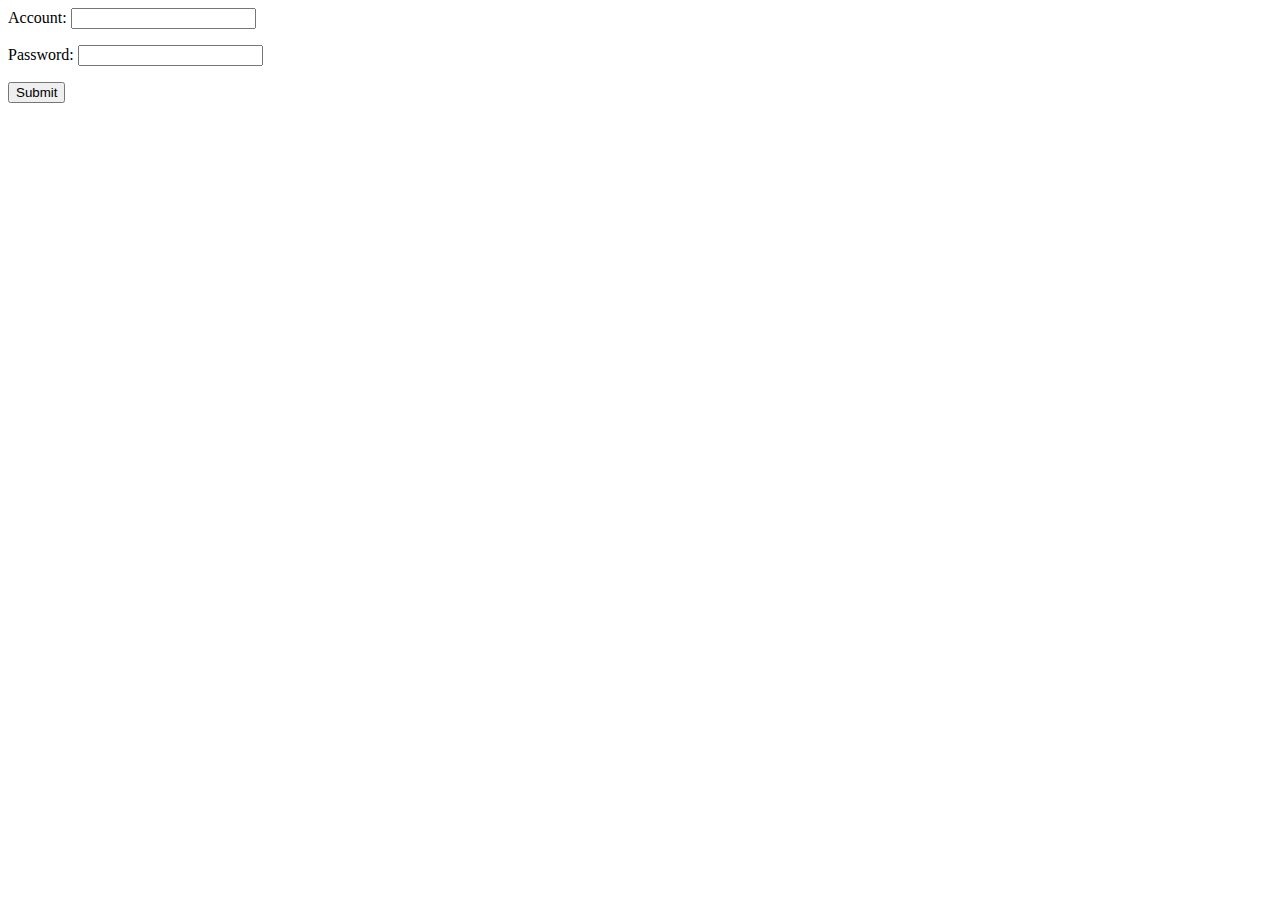
<file: bin/src/main/webapp/t_json.html>
<html>
<title>TaxDog</title>
<form action="/api/t/loginByForm" method="post">
<p>Account: <input name="account" type="text"/></p>
<p>Password: <input name="password" type="text"/></p>
<input type="submit" value="Submit" />
</form>

</html>
</file>
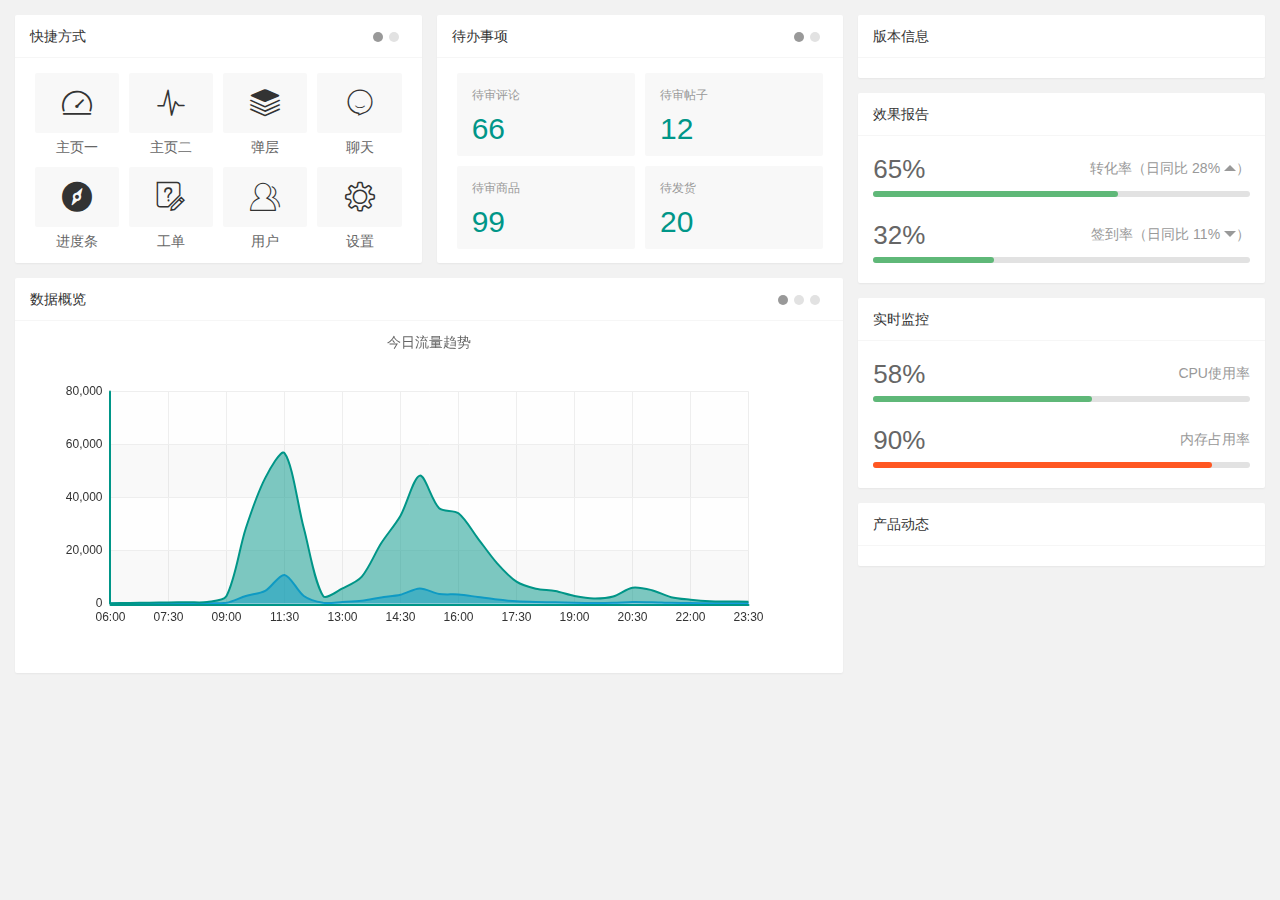
<file: src/main/webapp/view/home/console.html>
<!DOCTYPE html>
<html>
<head>
  <meta charset="utf-8">
  <title>layuiAdmin 控制台主页一</title>
  <meta name="renderer" content="webkit">
  <meta http-equiv="X-UA-Compatible" content="IE=edge,chrome=1">
  <meta name="viewport" content="width=device-width, initial-scale=1.0, minimum-scale=1.0, maximum-scale=1.0, user-scalable=0">
  <link rel="stylesheet" href="../../resources/js/layuiadmin/layui/css/layui.css" media="all">
  <link rel="stylesheet" href="../../resources/js/layuiadmin/style/admin.css" media="all">
</head>
<body>
  
  <div class="layui-fluid">
    <div class="layui-row layui-col-space15">
      <div class="layui-col-md8">
        <div class="layui-row layui-col-space15">
          <div class="layui-col-md6">
            <div class="layui-card">
              <div class="layui-card-header">快捷方式</div>
              <div class="layui-card-body">
                
                <div class="layui-carousel layadmin-carousel layadmin-shortcut">
                  <div carousel-item>
                    <ul class="layui-row layui-col-space10">
                      <li class="layui-col-xs3">
                        <a lay-href="home/homepage1.html">
                          <i class="layui-icon layui-icon-console"></i>
                          <cite>主页一</cite>
                        </a>
                      </li>
                      <li class="layui-col-xs3">
                        <a lay-href="home/homepage2.html">
                          <i class="layui-icon layui-icon-chart"></i>
                          <cite>主页二</cite>
                        </a>
                      </li>
                      <li class="layui-col-xs3">
                        <a lay-href="component/layer/list.html">
                          <i class="layui-icon layui-icon-template-1"></i>
                          <cite>弹层</cite>
                        </a>
                      </li>
                      <li class="layui-col-xs3">
                        <a layadmin-event="im">
                          <i class="layui-icon layui-icon-chat"></i>
                          <cite>聊天</cite>
                        </a>
                      </li>
                      <li class="layui-col-xs3">
                        <a lay-href="component/progress/index.html">
                          <i class="layui-icon layui-icon-find-fill"></i>
                          <cite>进度条</cite>
                        </a>
                      </li>
                      <li class="layui-col-xs3">
                        <a lay-href="app/workorder/list.html">
                          <i class="layui-icon layui-icon-survey"></i>
                          <cite>工单</cite>
                        </a>
                      </li>
                      <li class="layui-col-xs3">
                        <a lay-href="user/user/list.html">
                          <i class="layui-icon layui-icon-user"></i>
                          <cite>用户</cite>
                        </a>
                      </li>
                      <li class="layui-col-xs3">
                        <a lay-href="set/system/website.html">
                          <i class="layui-icon layui-icon-set"></i>
                          <cite>设置</cite>
                        </a>
                      </li>
                    </ul>
                    <ul class="layui-row layui-col-space10">
                      <li class="layui-col-xs3">
                        <a lay-href="set/user/info.html">
                          <i class="layui-icon layui-icon-set"></i>
                          <cite>我的资料</cite>
                        </a>
                      </li>
                      <li class="layui-col-xs3">
                        <a lay-href="set/user/info.html">
                          <i class="layui-icon layui-icon-set"></i>
                          <cite>我的资料</cite>
                        </a>
                      </li>
                      <li class="layui-col-xs3">
                        <a lay-href="set/user/info.html">
                          <i class="layui-icon layui-icon-set"></i>
                          <cite>我的资料</cite>
                        </a>
                      </li>
                      <li class="layui-col-xs3">
                        <a lay-href="set/user/info.html">
                          <i class="layui-icon layui-icon-set"></i>
                          <cite>我的资料</cite>
                        </a>
                      </li>
                      <li class="layui-col-xs3">
                        <a lay-href="set/user/info.html">
                          <i class="layui-icon layui-icon-set"></i>
                          <cite>我的资料</cite>
                        </a>
                      </li>
                      <li class="layui-col-xs3">
                        <a lay-href="set/user/info.html">
                          <i class="layui-icon layui-icon-set"></i>
                          <cite>我的资料</cite>
                        </a>
                      </li>
                      <li class="layui-col-xs3">
                        <a lay-href="set/user/info.html">
                          <i class="layui-icon layui-icon-set"></i>
                          <cite>我的资料</cite>
                        </a>
                      </li>
                      <li class="layui-col-xs3">
                        <a lay-href="set/user/info.html">
                          <i class="layui-icon layui-icon-set"></i>
                          <cite>我的资料</cite>
                        </a>
                      </li>
                    </ul>
                    
                  </div>
                </div>
                
              </div>
            </div>
          </div>
          <div class="layui-col-md6">
            <div class="layui-card">
              <div class="layui-card-header">待办事项</div>
              <div class="layui-card-body">

                <div class="layui-carousel layadmin-carousel layadmin-backlog">
                  <div carousel-item>
                    <ul class="layui-row layui-col-space10">
                      <li class="layui-col-xs6">
                        <a lay-href="app/content/comment.html" class="layadmin-backlog-body">
                          <h3>待审评论</h3>
                          <p><cite>66</cite></p>
                        </a>
                      </li>
                      <li class="layui-col-xs6">
                        <a lay-href="app/forum/list.html" class="layadmin-backlog-body">
                          <h3>待审帖子</h3>
                          <p><cite>12</cite></p>
                        </a>
                      </li>
                      <li class="layui-col-xs6">
                        <a lay-href="template/goodslist.html" class="layadmin-backlog-body">
                          <h3>待审商品</h3>
                          <p><cite>99</cite></p>
                        </a>
                      </li>
                      <li class="layui-col-xs6">
                        <a href="javascript:;" onclick="layer.tips('不跳转', this, {tips: 3});" class="layadmin-backlog-body">
                          <h3>待发货</h3>
                          <p><cite>20</cite></p>
                        </a>
                      </li>
                    </ul>
                    <ul class="layui-row layui-col-space10">
                      <li class="layui-col-xs6">
                        <a href="javascript:;" class="layadmin-backlog-body">
                          <h3>待审友情链接</h3>
                          <p><cite style="color: #FF5722;">5</cite></p>
                        </a>
                      </li>
                    </ul>
                  </div>
                </div>
              </div>
            </div>
          </div>
          <div class="layui-col-md12">
            <div class="layui-card">
              <div class="layui-card-header">数据概览</div>
              <div class="layui-card-body">
                
                <div class="layui-carousel layadmin-carousel layadmin-dataview" data-anim="fade" lay-filter="LAY-index-dataview">
                  <div carousel-item id="LAY-index-dataview">
                    <div><i class="layui-icon layui-icon-loading1 layadmin-loading"></i></div>
                    <div></div>
                    <div></div>
                  </div>
                </div>
                
              </div>
            </div>
            
          </div>
        </div>
      </div>
      
      <div class="layui-col-md4">
        <div class="layui-card">
          <div class="layui-card-header">版本信息</div>
          <div class="layui-card-body layui-text">
            
          </div>
        </div>
        
        <div class="layui-card">
          <div class="layui-card-header">效果报告</div>
          <div class="layui-card-body layadmin-takerates">
            <div class="layui-progress" lay-showPercent="yes">
              <h3>转化率（日同比 28% <span class="layui-edge layui-edge-top" lay-tips="增长" lay-offset="-15"></span>）</h3>
              <div class="layui-progress-bar" lay-percent="65%"></div>
            </div>
            <div class="layui-progress" lay-showPercent="yes">
              <h3>签到率（日同比 11% <span class="layui-edge layui-edge-bottom" lay-tips="下降" lay-offset="-15"></span>）</h3>
              <div class="layui-progress-bar" lay-percent="32%"></div>
            </div>
          </div>
        </div>
        
        <div class="layui-card">
          <div class="layui-card-header">实时监控</div>
          <div class="layui-card-body layadmin-takerates">
            <div class="layui-progress" lay-showPercent="yes">
              <h3>CPU使用率</h3>
              <div class="layui-progress-bar" lay-percent="58%"></div>
            </div>
            <div class="layui-progress" lay-showPercent="yes">
              <h3>内存占用率</h3>
              <div class="layui-progress-bar layui-bg-red" lay-percent="90%"></div>
            </div>
          </div>
        </div>
        
        <div class="layui-card">
          <div class="layui-card-header">产品动态</div>
          <div class="layui-card-body">
            
          </div>
        </div>

        <div class="layui-card">
          
        </div>
      </div>
      
    </div>
  </div>

  <script src="../../resources/js/layuiadmin/layui/layui.js?t=1"></script>  
  <script>
  layui.config({
    base: '../../resources/js/layuiadmin/' //静态资源所在路径
  }).extend({
    index: 'lib/index' //主入口模块
  }).use(['index', 'console']);
  </script>
</body>
</html>
</file>
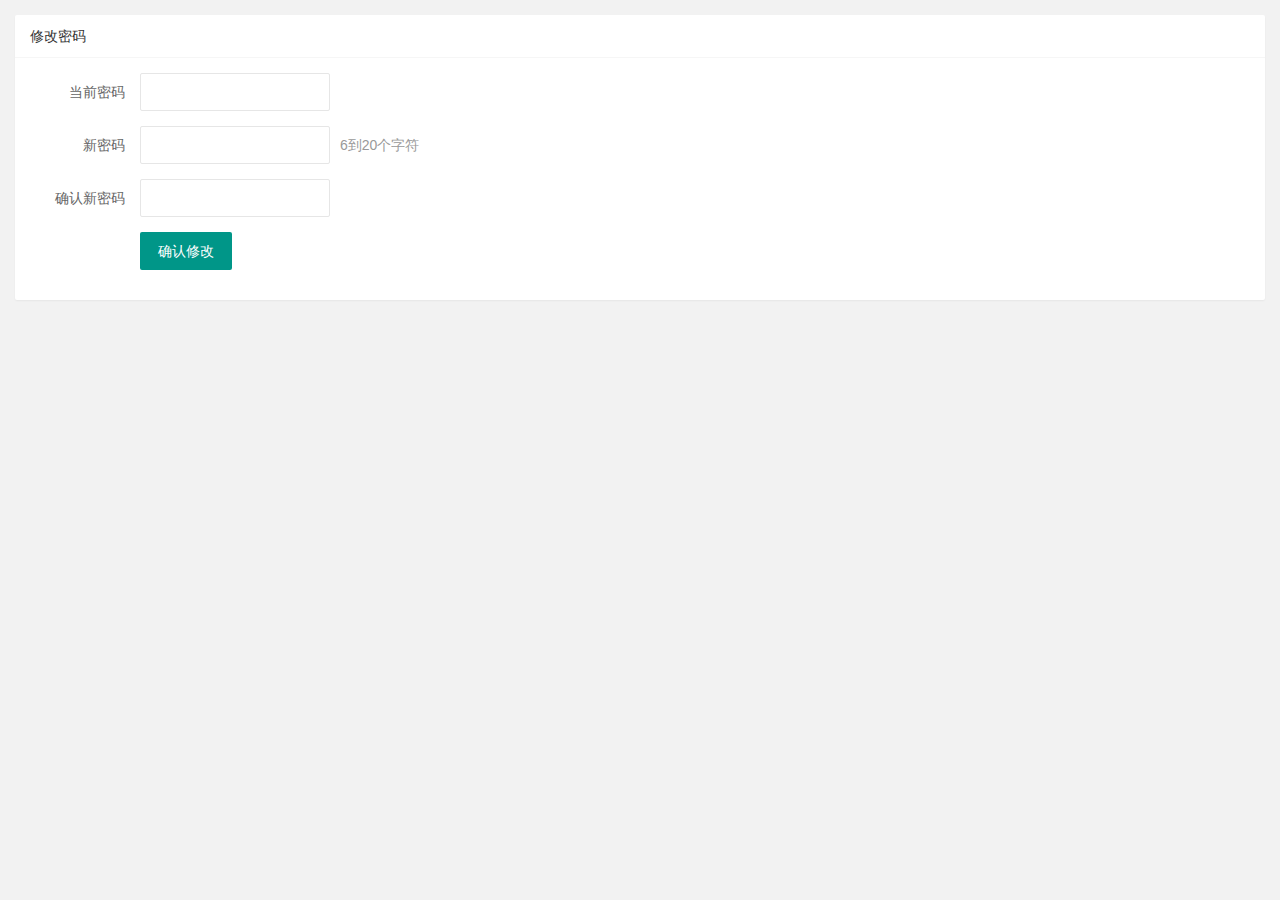
<file: src/main/webapp/view/user/password.html>
<!DOCTYPE html>
<html>
<head>
  <meta charset="utf-8">
  <title>修改密码</title>
  <meta name="renderer" content="webkit">
  <meta http-equiv="X-UA-Compatible" content="IE=edge,chrome=1">
  <meta name="viewport" content="width=device-width, initial-scale=1.0, minimum-scale=1.0, maximum-scale=1.0, user-scalable=0">
  <link rel="stylesheet" href="../../resources/js/layuiadmin/layui/css/layui.css" media="all">
  <link rel="stylesheet" href="../../resources/js/layuiadmin/style/admin.css" media="all">
  <script src="../../resources/js/jquery/jquery-2.1.4.min.js"  type="text/javascript"></script>
  <script type="text/javascript" src="../../resources/js/jquery/jquery.form.min.js"></script>
  <!-- 引入angular的js -->
  <script type="text/javascript" src="../../resources/js/angularjs/angular.min.js"></script>
  <script type="text/javascript" src="../../resources/js/customer/base/base.js"></script>
  <script type="text/javascript" src="../../resources/js/customer/platformAccount/plateformAccountService.js"></script>
  <script type="text/javascript" src="../../resources/js/customer/role/roleService.js"></script>
  <script type="text/javascript" src="../../resources/js/customer/platformAccount/plateformAccountController.js"></script>
</head>
<body ng-app="stopSimple" ng-controller="plateformAccountController">

  <div class="layui-fluid">
    <div class="layui-row layui-col-space15">
      <div class="layui-col-md12">
        <div class="layui-card">
          <div class="layui-card-header">修改密码</div>
          <div class="layui-card-body" pad15>
            
            <div class="layui-form" lay-filter="">
              <div class="layui-form-item">
                <label class="layui-form-label">当前密码</label>
                <div class="layui-input-inline">
                  <input type="password" name="oldPassword" lay-verify="required" lay-verType="tips" class="layui-input">
                </div>
              </div>
              <div class="layui-form-item">
                <label class="layui-form-label">新密码</label>
                <div class="layui-input-inline">
                  <input type="password" name="password" lay-verify="pass" lay-verType="tips" autocomplete="off" id="LAY_password" class="layui-input">
                </div>
                <div class="layui-form-mid layui-word-aux">6到20个字符</div>
              </div>
              <div class="layui-form-item">
                <label class="layui-form-label">确认新密码</label>
                <div class="layui-input-inline">
                  <input type="password" name="repassword" lay-verify="repass" lay-verType="tips" autocomplete="off" class="layui-input">
                </div>
              </div>
              <div class="layui-form-item">
                <div class="layui-input-block">
                  <button class="layui-btn" lay-submit lay-filter="setmypass">确认修改</button>
                </div>
              </div>
            </div>
            
          </div>
        </div>
      </div>
    </div>
  </div>

  <script src="../../resources/js/layuiadmin/layui/layui.js"></script>  
  <script>
  layui.config({
    base: '../../resources/js/layuiadmin/' //静态资源所在路径
  }).extend({
    index: 'lib/index' //主入口模块
  }).use(['index', 'form','set'], function(){
	  var $ = layui.$
	  ,form = layui.form;
	  
  });
  </script>
</body>
</html>
</file>
<file: src/main/webapp/resources/js/layuiadmin/layui/css/layui.css>
/** layui-v2.3.0 MIT License By https://www.layui.com */
 .layui-inline,img{display:inline-block;vertical-align:middle}.layui-rate,li{list-style:none}h1,h2,h3,h4,h5,h6{font-weight:400}.layui-edge,.layui-header,.layui-inline,.layui-main{position:relative}.layui-btn,.layui-edge,.layui-inline,img{vertical-align:middle}.layui-btn,.layui-disabled,.layui-icon,.layui-unselect{-webkit-user-select:none;-ms-user-select:none;-moz-user-select:none}blockquote,body,button,dd,div,dl,dt,form,h1,h2,h3,h4,h5,h6,input,li,ol,p,pre,td,textarea,th,ul{margin:0;padding:0;-webkit-tap-highlight-color:rgba(0,0,0,0)}a:active,a:hover{outline:0}img{border:none}table{border-collapse:collapse;border-spacing:0}h4,h5,h6{font-size:100%}button,input,optgroup,option,select,textarea{font-family:inherit;font-size:inherit;font-style:inherit;font-weight:inherit;outline:0}pre{white-space:pre-wrap;white-space:-moz-pre-wrap;white-space:-pre-wrap;white-space:-o-pre-wrap;word-wrap:break-word}body{line-height:24px;font:14px Helvetica Neue,Helvetica,PingFang SC,\5FAE\8F6F\96C5\9ED1,Tahoma,Arial,sans-serif}hr{height:1px;margin:10px 0;border:0;clear:both}a{color:#333;text-decoration:none}a:hover{color:#777}a cite{font-style:normal;*cursor:pointer}.layui-border-box,.layui-border-box *{box-sizing:border-box}.layui-box,.layui-box *{box-sizing:content-box}.layui-clear{clear:both;*zoom:1}.layui-clear:after{content:'\20';clear:both;*zoom:1;display:block;height:0}.layui-inline{*display:inline;*zoom:1}.layui-edge{display:inline-block;width:0;height:0;border-width:6px;border-style:dashed;border-color:transparent;overflow:hidden}.layui-edge-top{top:-4px;border-bottom-color:#999;border-bottom-style:solid}.layui-edge-right{border-left-color:#999;border-left-style:solid}.layui-edge-bottom{top:2px;border-top-color:#999;border-top-style:solid}.layui-edge-left{border-right-color:#999;border-right-style:solid}.layui-elip{text-overflow:ellipsis;overflow:hidden;white-space:nowrap}.layui-disabled,.layui-disabled:hover{color:#d2d2d2!important;cursor:not-allowed!important}.layui-circle{border-radius:100%}.layui-show{display:block!important}.layui-hide{display:none!important}@font-face{font-family:layui-icon;src:url(../font/iconfont.eot?v=230);src:url(../font/iconfont.eot?v=230#iefix) format('embedded-opentype'),url(../font/iconfont.svg?v=230#iconfont) format('svg'),url(../font/iconfont.woff?v=230) format('woff'),url(../font/iconfont.ttf?v=230) format('truetype')}.layui-icon{font-family:layui-icon!important;font-size:16px;font-style:normal;-webkit-font-smoothing:antialiased;-moz-osx-font-smoothing:grayscale}.layui-icon-reply-fill:before{content:"\e611"}.layui-icon-set-fill:before{content:"\e614"}.layui-icon-menu-fill:before{content:"\e60f"}.layui-icon-search:before{content:"\e615"}.layui-icon-share:before{content:"\e641"}.layui-icon-set-sm:before{content:"\e620"}.layui-icon-engine:before{content:"\e628"}.layui-icon-close:before{content:"\1006"}.layui-icon-close-fill:before{content:"\1007"}.layui-icon-chart-screen:before{content:"\e629"}.layui-icon-star:before{content:"\e600"}.layui-icon-circle-dot:before{content:"\e617"}.layui-icon-chat:before{content:"\e606"}.layui-icon-release:before{content:"\e609"}.layui-icon-list:before{content:"\e60a"}.layui-icon-chart:before{content:"\e62c"}.layui-icon-ok-circle:before{content:"\1005"}.layui-icon-layim-theme:before{content:"\e61b"}.layui-icon-table:before{content:"\e62d"}.layui-icon-right:before{content:"\e602"}.layui-icon-left:before{content:"\e603"}.layui-icon-cart-simple:before{content:"\e698"}.layui-icon-face-cry:before{content:"\e69c"}.layui-icon-face-smile:before{content:"\e6af"}.layui-icon-survey:before{content:"\e6b2"}.layui-icon-tree:before{content:"\e62e"}.layui-icon-upload-circle:before{content:"\e62f"}.layui-icon-add-circle:before{content:"\e61f"}.layui-icon-download-circle:before{content:"\e601"}.layui-icon-templeate-1:before{content:"\e630"}.layui-icon-util:before{content:"\e631"}.layui-icon-face-surprised:before{content:"\e664"}.layui-icon-edit:before{content:"\e642"}.layui-icon-speaker:before{content:"\e645"}.layui-icon-down:before{content:"\e61a"}.layui-icon-file:before{content:"\e621"}.layui-icon-layouts:before{content:"\e632"}.layui-icon-rate-half:before{content:"\e6c9"}.layui-icon-add-circle-fine:before{content:"\e608"}.layui-icon-prev-circle:before{content:"\e633"}.layui-icon-read:before{content:"\e705"}.layui-icon-404:before{content:"\e61c"}.layui-icon-carousel:before{content:"\e634"}.layui-icon-help:before{content:"\e607"}.layui-icon-code-circle:before{content:"\e635"}.layui-icon-water:before{content:"\e636"}.layui-icon-username:before{content:"\e66f"}.layui-icon-find-fill:before{content:"\e670"}.layui-icon-about:before{content:"\e60b"}.layui-icon-location:before{content:"\e715"}.layui-icon-up:before{content:"\e619"}.layui-icon-pause:before{content:"\e651"}.layui-icon-date:before{content:"\e637"}.layui-icon-layim-uploadfile:before{content:"\e61d"}.layui-icon-delete:before{content:"\e640"}.layui-icon-play:before{content:"\e652"}.layui-icon-top:before{content:"\e604"}.layui-icon-friends:before{content:"\e612"}.layui-icon-refresh-3:before{content:"\e9aa"}.layui-icon-ok:before{content:"\e605"}.layui-icon-layer:before{content:"\e638"}.layui-icon-face-smile-fine:before{content:"\e60c"}.layui-icon-dollar:before{content:"\e659"}.layui-icon-group:before{content:"\e613"}.layui-icon-layim-download:before{content:"\e61e"}.layui-icon-picture-fine:before{content:"\e60d"}.layui-icon-link:before{content:"\e64c"}.layui-icon-diamond:before{content:"\e735"}.layui-icon-log:before{content:"\e60e"}.layui-icon-rate-solid:before{content:"\e67a"}.layui-icon-fonts-del:before{content:"\e64f"}.layui-icon-unlink:before{content:"\e64d"}.layui-icon-fonts-clear:before{content:"\e639"}.layui-icon-triangle-r:before{content:"\e623"}.layui-icon-circle:before{content:"\e63f"}.layui-icon-radio:before{content:"\e643"}.layui-icon-align-center:before{content:"\e647"}.layui-icon-align-right:before{content:"\e648"}.layui-icon-align-left:before{content:"\e649"}.layui-icon-loading-1:before{content:"\e63e"}.layui-icon-return:before{content:"\e65c"}.layui-icon-fonts-strong:before{content:"\e62b"}.layui-icon-upload:before{content:"\e67c"}.layui-icon-dialogue:before{content:"\e63a"}.layui-icon-video:before{content:"\e6ed"}.layui-icon-headset:before{content:"\e6fc"}.layui-icon-cellphone-fine:before{content:"\e63b"}.layui-icon-add-1:before{content:"\e654"}.layui-icon-face-smile-b:before{content:"\e650"}.layui-icon-fonts-html:before{content:"\e64b"}.layui-icon-form:before{content:"\e63c"}.layui-icon-cart:before{content:"\e657"}.layui-icon-camera-fill:before{content:"\e65d"}.layui-icon-tabs:before{content:"\e62a"}.layui-icon-fonts-code:before{content:"\e64e"}.layui-icon-fire:before{content:"\e756"}.layui-icon-set:before{content:"\e716"}.layui-icon-fonts-u:before{content:"\e646"}.layui-icon-triangle-d:before{content:"\e625"}.layui-icon-tips:before{content:"\e702"}.layui-icon-picture:before{content:"\e64a"}.layui-icon-more-vertical:before{content:"\e671"}.layui-icon-flag:before{content:"\e66c"}.layui-icon-loading:before{content:"\e63d"}.layui-icon-fonts-i:before{content:"\e644"}.layui-icon-refresh-1:before{content:"\e666"}.layui-icon-rmb:before{content:"\e65e"}.layui-icon-home:before{content:"\e68e"}.layui-icon-user:before{content:"\e770"}.layui-icon-notice:before{content:"\e667"}.layui-icon-login-weibo:before{content:"\e675"}.layui-icon-voice:before{content:"\e688"}.layui-icon-upload-drag:before{content:"\e681"}.layui-icon-login-qq:before{content:"\e676"}.layui-icon-snowflake:before{content:"\e6b1"}.layui-icon-file-b:before{content:"\e655"}.layui-icon-template:before{content:"\e663"}.layui-icon-auz:before{content:"\e672"}.layui-icon-console:before{content:"\e665"}.layui-icon-app:before{content:"\e653"}.layui-icon-prev:before{content:"\e65a"}.layui-icon-website:before{content:"\e7ae"}.layui-icon-next:before{content:"\e65b"}.layui-icon-component:before{content:"\e857"}.layui-icon-more:before{content:"\e65f"}.layui-icon-login-wechat:before{content:"\e677"}.layui-icon-shrink-right:before{content:"\e668"}.layui-icon-spread-left:before{content:"\e66b"}.layui-icon-camera:before{content:"\e660"}.layui-icon-note:before{content:"\e66e"}.layui-icon-refresh:before{content:"\e669"}.layui-icon-female:before{content:"\e661"}.layui-icon-male:before{content:"\e662"}.layui-icon-password:before{content:"\e673"}.layui-icon-senior:before{content:"\e674"}.layui-icon-theme:before{content:"\e66a"}.layui-icon-tread:before{content:"\e6c5"}.layui-icon-praise:before{content:"\e6c6"}.layui-icon-star-fill:before{content:"\e658"}.layui-icon-rate:before{content:"\e67b"}.layui-icon-template-1:before{content:"\e656"}.layui-icon-vercode:before{content:"\e679"}.layui-icon-cellphone:before{content:"\e678"}.layui-icon-screen-full:before{content:"\e622"}.layui-icon-screen-restore:before{content:"\e758"}.layui-main{width:1140px;margin:0 auto}.layui-header{z-index:1000;height:60px}.layui-header a:hover{transition:all .5s;-webkit-transition:all .5s}.layui-side{position:fixed;left:0;top:0;bottom:0;z-index:999;width:200px;overflow-x:hidden}.layui-side-scroll{position:relative;width:220px;height:100%;overflow-x:hidden}.layui-body{position:absolute;left:200px;right:0;top:0;bottom:0;z-index:998;width:auto;overflow:hidden;overflow-y:auto;box-sizing:border-box}.layui-layout-body{overflow:hidden}.layui-layout-admin .layui-header{background-color:#23262E}.layui-layout-admin .layui-side{top:60px;width:200px;overflow-x:hidden}.layui-layout-admin .layui-body{top:60px;bottom:44px}.layui-layout-admin .layui-main{width:auto;margin:0 15px}.layui-layout-admin .layui-footer{position:fixed;left:200px;right:0;bottom:0;height:44px;line-height:44px;padding:0 15px;background-color:#eee}.layui-layout-admin .layui-logo{position:absolute;left:0;top:0;width:200px;height:100%;line-height:60px;text-align:center;color:#009688;font-size:16px}.layui-layout-admin .layui-header .layui-nav{background:0 0}.layui-layout-left{position:absolute!important;left:200px;top:0}.layui-layout-right{position:absolute!important;right:0;top:0}.layui-container{position:relative;margin:0 auto;padding:0 15px;box-sizing:border-box}.layui-fluid{position:relative;margin:0 auto;padding:0 15px}.layui-row:after,.layui-row:before{content:'';display:block;clear:both}.layui-col-lg1,.layui-col-lg10,.layui-col-lg11,.layui-col-lg12,.layui-col-lg2,.layui-col-lg3,.layui-col-lg4,.layui-col-lg5,.layui-col-lg6,.layui-col-lg7,.layui-col-lg8,.layui-col-lg9,.layui-col-md1,.layui-col-md10,.layui-col-md11,.layui-col-md12,.layui-col-md2,.layui-col-md3,.layui-col-md4,.layui-col-md5,.layui-col-md6,.layui-col-md7,.layui-col-md8,.layui-col-md9,.layui-col-sm1,.layui-col-sm10,.layui-col-sm11,.layui-col-sm12,.layui-col-sm2,.layui-col-sm3,.layui-col-sm4,.layui-col-sm5,.layui-col-sm6,.layui-col-sm7,.layui-col-sm8,.layui-col-sm9,.layui-col-xs1,.layui-col-xs10,.layui-col-xs11,.layui-col-xs12,.layui-col-xs2,.layui-col-xs3,.layui-col-xs4,.layui-col-xs5,.layui-col-xs6,.layui-col-xs7,.layui-col-xs8,.layui-col-xs9{position:relative;display:block;box-sizing:border-box}.layui-col-xs1,.layui-col-xs10,.layui-col-xs11,.layui-col-xs12,.layui-col-xs2,.layui-col-xs3,.layui-col-xs4,.layui-col-xs5,.layui-col-xs6,.layui-col-xs7,.layui-col-xs8,.layui-col-xs9{float:left}.layui-col-xs1{width:8.33333333%}.layui-col-xs2{width:16.66666667%}.layui-col-xs3{width:25%}.layui-col-xs4{width:33.33333333%}.layui-col-xs5{width:41.66666667%}.layui-col-xs6{width:50%}.layui-col-xs7{width:58.33333333%}.layui-col-xs8{width:66.66666667%}.layui-col-xs9{width:75%}.layui-col-xs10{width:83.33333333%}.layui-col-xs11{width:91.66666667%}.layui-col-xs12{width:100%}.layui-col-xs-offset1{margin-left:8.33333333%}.layui-col-xs-offset2{margin-left:16.66666667%}.layui-col-xs-offset3{margin-left:25%}.layui-col-xs-offset4{margin-left:33.33333333%}.layui-col-xs-offset5{margin-left:41.66666667%}.layui-col-xs-offset6{margin-left:50%}.layui-col-xs-offset7{margin-left:58.33333333%}.layui-col-xs-offset8{margin-left:66.66666667%}.layui-col-xs-offset9{margin-left:75%}.layui-col-xs-offset10{margin-left:83.33333333%}.layui-col-xs-offset11{margin-left:91.66666667%}.layui-col-xs-offset12{margin-left:100%}@media screen and (max-width:768px){.layui-hide-xs{display:none!important}.layui-show-xs-block{display:block!important}.layui-show-xs-inline{display:inline!important}.layui-show-xs-inline-block{display:inline-block!important}}@media screen and (min-width:768px){.layui-container{width:750px}.layui-hide-sm{display:none!important}.layui-show-sm-block{display:block!important}.layui-show-sm-inline{display:inline!important}.layui-show-sm-inline-block{display:inline-block!important}.layui-col-sm1,.layui-col-sm10,.layui-col-sm11,.layui-col-sm12,.layui-col-sm2,.layui-col-sm3,.layui-col-sm4,.layui-col-sm5,.layui-col-sm6,.layui-col-sm7,.layui-col-sm8,.layui-col-sm9{float:left}.layui-col-sm1{width:8.33333333%}.layui-col-sm2{width:16.66666667%}.layui-col-sm3{width:25%}.layui-col-sm4{width:33.33333333%}.layui-col-sm5{width:41.66666667%}.layui-col-sm6{width:50%}.layui-col-sm7{width:58.33333333%}.layui-col-sm8{width:66.66666667%}.layui-col-sm9{width:75%}.layui-col-sm10{width:83.33333333%}.layui-col-sm11{width:91.66666667%}.layui-col-sm12{width:100%}.layui-col-sm-offset1{margin-left:8.33333333%}.layui-col-sm-offset2{margin-left:16.66666667%}.layui-col-sm-offset3{margin-left:25%}.layui-col-sm-offset4{margin-left:33.33333333%}.layui-col-sm-offset5{margin-left:41.66666667%}.layui-col-sm-offset6{margin-left:50%}.layui-col-sm-offset7{margin-left:58.33333333%}.layui-col-sm-offset8{margin-left:66.66666667%}.layui-col-sm-offset9{margin-left:75%}.layui-col-sm-offset10{margin-left:83.33333333%}.layui-col-sm-offset11{margin-left:91.66666667%}.layui-col-sm-offset12{margin-left:100%}}@media screen and (min-width:992px){.layui-container{width:970px}.layui-hide-md{display:none!important}.layui-show-md-block{display:block!important}.layui-show-md-inline{display:inline!important}.layui-show-md-inline-block{display:inline-block!important}.layui-col-md1,.layui-col-md10,.layui-col-md11,.layui-col-md12,.layui-col-md2,.layui-col-md3,.layui-col-md4,.layui-col-md5,.layui-col-md6,.layui-col-md7,.layui-col-md8,.layui-col-md9{float:left}.layui-col-md1{width:8.33333333%}.layui-col-md2{width:16.66666667%}.layui-col-md3{width:25%}.layui-col-md4{width:33.33333333%}.layui-col-md5{width:41.66666667%}.layui-col-md6{width:50%}.layui-col-md7{width:58.33333333%}.layui-col-md8{width:66.66666667%}.layui-col-md9{width:75%}.layui-col-md10{width:83.33333333%}.layui-col-md11{width:91.66666667%}.layui-col-md12{width:100%}.layui-col-md-offset1{margin-left:8.33333333%}.layui-col-md-offset2{margin-left:16.66666667%}.layui-col-md-offset3{margin-left:25%}.layui-col-md-offset4{margin-left:33.33333333%}.layui-col-md-offset5{margin-left:41.66666667%}.layui-col-md-offset6{margin-left:50%}.layui-col-md-offset7{margin-left:58.33333333%}.layui-col-md-offset8{margin-left:66.66666667%}.layui-col-md-offset9{margin-left:75%}.layui-col-md-offset10{margin-left:83.33333333%}.layui-col-md-offset11{margin-left:91.66666667%}.layui-col-md-offset12{margin-left:100%}}@media screen and (min-width:1200px){.layui-container{width:1170px}.layui-hide-lg{display:none!important}.layui-show-lg-block{display:block!important}.layui-show-lg-inline{display:inline!important}.layui-show-lg-inline-block{display:inline-block!important}.layui-col-lg1,.layui-col-lg10,.layui-col-lg11,.layui-col-lg12,.layui-col-lg2,.layui-col-lg3,.layui-col-lg4,.layui-col-lg5,.layui-col-lg6,.layui-col-lg7,.layui-col-lg8,.layui-col-lg9{float:left}.layui-col-lg1{width:8.33333333%}.layui-col-lg2{width:16.66666667%}.layui-col-lg3{width:25%}.layui-col-lg4{width:33.33333333%}.layui-col-lg5{width:41.66666667%}.layui-col-lg6{width:50%}.layui-col-lg7{width:58.33333333%}.layui-col-lg8{width:66.66666667%}.layui-col-lg9{width:75%}.layui-col-lg10{width:83.33333333%}.layui-col-lg11{width:91.66666667%}.layui-col-lg12{width:100%}.layui-col-lg-offset1{margin-left:8.33333333%}.layui-col-lg-offset2{margin-left:16.66666667%}.layui-col-lg-offset3{margin-left:25%}.layui-col-lg-offset4{margin-left:33.33333333%}.layui-col-lg-offset5{margin-left:41.66666667%}.layui-col-lg-offset6{margin-left:50%}.layui-col-lg-offset7{margin-left:58.33333333%}.layui-col-lg-offset8{margin-left:66.66666667%}.layui-col-lg-offset9{margin-left:75%}.layui-col-lg-offset10{margin-left:83.33333333%}.layui-col-lg-offset11{margin-left:91.66666667%}.layui-col-lg-offset12{margin-left:100%}}.layui-col-space1{margin:-.5px}.layui-col-space1>*{padding:.5px}.layui-col-space3{margin:-1.5px}.layui-col-space3>*{padding:1.5px}.layui-col-space5{margin:-2.5px}.layui-col-space5>*{padding:2.5px}.layui-col-space8{margin:-3.5px}.layui-col-space8>*{padding:3.5px}.layui-col-space10{margin:-5px}.layui-col-space10>*{padding:5px}.layui-col-space12{margin:-6px}.layui-col-space12>*{padding:6px}.layui-col-space15{margin:-7.5px}.layui-col-space15>*{padding:7.5px}.layui-col-space18{margin:-9px}.layui-col-space18>*{padding:9px}.layui-col-space20{margin:-10px}.layui-col-space20>*{padding:10px}.layui-col-space22{margin:-11px}.layui-col-space22>*{padding:11px}.layui-col-space25{margin:-12.5px}.layui-col-space25>*{padding:12.5px}.layui-col-space30{margin:-15px}.layui-col-space30>*{padding:15px}.layui-btn,.layui-input,.layui-select,.layui-textarea,.layui-upload-button{outline:0;-webkit-appearance:none;transition:all .3s;-webkit-transition:all .3s;box-sizing:border-box}.layui-elem-quote{margin-bottom:10px;padding:15px;line-height:22px;border-left:5px solid #009688;border-radius:0 2px 2px 0;background-color:#f2f2f2}.layui-quote-nm{border-style:solid;border-width:1px 1px 1px 5px;background:0 0}.layui-elem-field{margin-bottom:10px;padding:0;border-width:1px;border-style:solid}.layui-elem-field legend{margin-left:20px;padding:0 10px;font-size:20px;font-weight:300}.layui-field-title{margin:10px 0 20px;border-width:1px 0 0}.layui-field-box{padding:10px 15px}.layui-field-title .layui-field-box{padding:10px 0}.layui-progress{position:relative;height:6px;border-radius:20px;background-color:#e2e2e2}.layui-progress-bar{position:absolute;left:0;top:0;width:0;max-width:100%;height:6px;border-radius:20px;text-align:right;background-color:#5FB878;transition:all .3s;-webkit-transition:all .3s}.layui-progress-big,.layui-progress-big .layui-progress-bar{height:18px;line-height:18px}.layui-progress-text{position:relative;top:-20px;line-height:18px;font-size:12px;color:#666}.layui-progress-big .layui-progress-text{position:static;padding:0 10px;color:#fff}.layui-collapse{border-width:1px;border-style:solid;border-radius:2px}.layui-colla-content,.layui-colla-item{border-top-width:1px;border-top-style:solid}.layui-colla-item:first-child{border-top:none}.layui-colla-title{position:relative;height:42px;line-height:42px;padding:0 15px 0 35px;color:#333;background-color:#f2f2f2;cursor:pointer;font-size:14px;overflow:hidden}.layui-colla-content{display:none;padding:10px 15px;line-height:22px;color:#666}.layui-colla-icon{position:absolute;left:15px;top:0;font-size:14px}.layui-card-body,.layui-card-header,.layui-form-label,.layui-form-mid,.layui-form-select,.layui-input-block,.layui-input-inline,.layui-textarea{position:relative}.layui-card{margin-bottom:15px;border-radius:2px;background-color:#fff;box-shadow:0 1px 2px 0 rgba(0,0,0,.05)}.layui-card:last-child{margin-bottom:0}.layui-card-header{height:42px;line-height:42px;padding:0 15px;border-bottom:1px solid #f6f6f6;color:#333;border-radius:2px 2px 0 0;font-size:14px}.layui-bg-black,.layui-bg-blue,.layui-bg-cyan,.layui-bg-green,.layui-bg-orange,.layui-bg-red{color:#fff!important}.layui-card-body{padding:10px 15px;line-height:24px}.layui-card-body[pad15]{padding:15px}.layui-card-body[pad20]{padding:20px}.layui-card-body .layui-table{margin:5px 0}.layui-card .layui-tab{margin:0}.layui-panel-window{position:relative;padding:15px;border-radius:0;border-top:5px solid #E6E6E6;background-color:#fff}.layui-bg-red{background-color:#FF5722!important}.layui-bg-orange{background-color:#FFB800!important}.layui-bg-green{background-color:#009688!important}.layui-bg-cyan{background-color:#2F4056!important}.layui-bg-blue{background-color:#1E9FFF!important}.layui-bg-black{background-color:#393D49!important}.layui-bg-gray{background-color:#eee!important;color:#666!important}.layui-badge-rim,.layui-colla-content,.layui-colla-item,.layui-collapse,.layui-elem-field,.layui-form-pane .layui-form-item[pane],.layui-form-pane .layui-form-label,.layui-input,.layui-layedit,.layui-layedit-tool,.layui-quote-nm,.layui-select,.layui-tab-bar,.layui-tab-card,.layui-tab-title,.layui-tab-title .layui-this:after,.layui-textarea{border-color:#e6e6e6}.layui-timeline-item:before,hr{background-color:#e6e6e6}.layui-text{line-height:22px;font-size:14px;color:#666}.layui-text h1,.layui-text h2,.layui-text h3{font-weight:500;color:#333}.layui-text h1{font-size:30px}.layui-text h2{font-size:24px}.layui-text h3{font-size:18px}.layui-text a:not(.layui-btn){color:#01AAED}.layui-text a:not(.layui-btn):hover{text-decoration:underline}.layui-text ul{padding:5px 0 5px 15px}.layui-text ul li{margin-top:5px;list-style-type:disc}.layui-text em,.layui-word-aux{color:#999!important;padding:0 5px!important}.layui-btn{display:inline-block;height:38px;line-height:38px;padding:0 18px;background-color:#009688;color:#fff;white-space:nowrap;text-align:center;font-size:14px;border:none;border-radius:2px;cursor:pointer}.layui-btn:hover{opacity:.8;filter:alpha(opacity=80);color:#fff}.layui-btn:active{opacity:1;filter:alpha(opacity=100)}.layui-btn+.layui-btn{margin-left:10px}.layui-btn-container{font-size:0}.layui-btn-container .layui-btn{margin-right:10px;margin-bottom:10px}.layui-btn-container .layui-btn+.layui-btn{margin-left:0}.layui-table .layui-btn-container .layui-btn{margin-bottom:9px}.layui-btn-radius{border-radius:100px}.layui-btn .layui-icon{margin-right:3px;font-size:18px;vertical-align:bottom;vertical-align:middle\9}.layui-btn-primary{border:1px solid #C9C9C9;background-color:#fff;color:#555}.layui-btn-primary:hover{border-color:#009688;color:#333}.layui-btn-normal{background-color:#1E9FFF}.layui-btn-warm{background-color:#FFB800}.layui-btn-danger{background-color:#FF5722}.layui-btn-disabled,.layui-btn-disabled:active,.layui-btn-disabled:hover{border:1px solid #e6e6e6;background-color:#FBFBFB;color:#C9C9C9;cursor:not-allowed;opacity:1}.layui-btn-lg{height:44px;line-height:44px;padding:0 25px;font-size:16px}.layui-btn-sm{height:30px;line-height:30px;padding:0 10px;font-size:12px}.layui-btn-sm i{font-size:16px!important}.layui-btn-xs{height:22px;line-height:22px;padding:0 5px;font-size:12px}.layui-btn-xs i{font-size:14px!important}.layui-btn-group{display:inline-block;vertical-align:middle;font-size:0}.layui-btn-group .layui-btn{margin-left:0!important;margin-right:0!important;border-left:1px solid rgba(255,255,255,.5);border-radius:0}.layui-btn-group .layui-btn-primary{border-left:none}.layui-btn-group .layui-btn-primary:hover{border-color:#C9C9C9;color:#009688}.layui-btn-group .layui-btn:first-child{border-left:none;border-radius:2px 0 0 2px}.layui-btn-group .layui-btn-primary:first-child{border-left:1px solid #c9c9c9}.layui-btn-group .layui-btn:last-child{border-radius:0 2px 2px 0}.layui-btn-group .layui-btn+.layui-btn{margin-left:0}.layui-btn-group+.layui-btn-group{margin-left:10px}.layui-btn-fluid{width:100%}.layui-input,.layui-select,.layui-textarea{height:38px;line-height:1.3;line-height:38px\9;border-width:1px;border-style:solid;background-color:#fff;border-radius:2px}.layui-input::-webkit-input-placeholder,.layui-select::-webkit-input-placeholder,.layui-textarea::-webkit-input-placeholder{line-height:1.3}.layui-input,.layui-textarea{display:block;width:100%;padding-left:10px}.layui-input:hover,.layui-textarea:hover{border-color:#D2D2D2!important}.layui-input:focus,.layui-textarea:focus{border-color:#C9C9C9!important}.layui-textarea{min-height:100px;height:auto;line-height:20px;padding:6px 10px;resize:vertical}.layui-select{padding:0 10px}.layui-form input[type=checkbox],.layui-form input[type=radio],.layui-form select{display:none}.layui-form [lay-ignore]{display:initial}.layui-form-item{margin-bottom:15px;clear:both;*zoom:1}.layui-form-item:after{content:'\20';clear:both;*zoom:1;display:block;height:0}.layui-form-label{float:left;display:block;padding:9px 15px;width:80px;font-weight:400;line-height:20px;text-align:right}.layui-form-label-col{display:block;float:none;padding:9px 0;line-height:20px;text-align:left}.layui-form-item .layui-inline{margin-bottom:5px;margin-right:10px}.layui-input-block{margin-left:110px;min-height:36px}.layui-input-inline{display:inline-block;vertical-align:middle}.layui-form-item .layui-input-inline{float:left;width:190px;margin-right:10px}.layui-form-text .layui-input-inline{width:auto}.layui-form-mid{float:left;display:block;padding:9px 0!important;line-height:20px;margin-right:10px}.layui-form-danger+.layui-form-select .layui-input,.layui-form-danger:focus{border-color:#FF5722!important}.layui-form-select .layui-input{padding-right:30px;cursor:pointer}.layui-form-select .layui-edge{position:absolute;right:10px;top:50%;margin-top:-3px;cursor:pointer;border-width:6px;border-top-color:#c2c2c2;border-top-style:solid;transition:all .3s;-webkit-transition:all .3s}.layui-form-select dl{display:none;position:absolute;left:0;top:42px;padding:5px 0;z-index:999;min-width:100%;border:1px solid #d2d2d2;max-height:300px;overflow-y:auto;background-color:#fff;border-radius:2px;box-shadow:0 2px 4px rgba(0,0,0,.12);box-sizing:border-box}.layui-form-select dl dd,.layui-form-select dl dt{padding:0 10px;line-height:36px;white-space:nowrap;overflow:hidden;text-overflow:ellipsis}.layui-form-select dl dt{font-size:12px;color:#999}.layui-form-select dl dd{cursor:pointer}.layui-form-select dl dd:hover{background-color:#f2f2f2}.layui-form-select .layui-select-group dd{padding-left:20px}.layui-form-select dl dd.layui-select-tips{padding-left:10px!important;color:#999}.layui-form-select dl dd.layui-this{background-color:#5FB878;color:#fff}.layui-form-checkbox,.layui-form-select dl dd.layui-disabled{background-color:#fff}.layui-form-selected dl{display:block}.layui-form-checkbox,.layui-form-checkbox *,.layui-form-switch{display:inline-block;vertical-align:middle}.layui-form-selected .layui-edge{margin-top:-9px;-webkit-transform:rotate(180deg);transform:rotate(180deg);margin-top:-3px\9}:root .layui-form-selected .layui-edge{margin-top:-9px\0/IE9}.layui-form-selectup dl{top:auto;bottom:42px}.layui-select-none{margin:5px 0;text-align:center;color:#999}.layui-select-disabled .layui-disabled{border-color:#eee!important}.layui-select-disabled .layui-edge{border-top-color:#d2d2d2}.layui-form-checkbox{position:relative;height:30px;line-height:30px;margin-right:10px;padding-right:30px;cursor:pointer;font-size:0;-webkit-transition:.1s linear;transition:.1s linear;box-sizing:border-box}.layui-form-checkbox span{padding:0 10px;height:100%;font-size:14px;border-radius:2px 0 0 2px;background-color:#d2d2d2;color:#fff;overflow:hidden;white-space:nowrap;text-overflow:ellipsis}.layui-form-checkbox:hover span{background-color:#c2c2c2}.layui-form-checkbox i{position:absolute;right:0;top:0;width:30px;height:28px;border:1px solid #d2d2d2;border-left:none;border-radius:0 2px 2px 0;color:#fff;font-size:20px;text-align:center}.layui-form-checkbox:hover i{border-color:#c2c2c2;color:#c2c2c2}.layui-form-checked,.layui-form-checked:hover{border-color:#5FB878}.layui-form-checked span,.layui-form-checked:hover span{background-color:#5FB878}.layui-form-checked i,.layui-form-checked:hover i{color:#5FB878}.layui-form-item .layui-form-checkbox{margin-top:4px}.layui-form-checkbox[lay-skin=primary]{height:auto!important;line-height:normal!important;border:none!important;margin-right:0;padding-right:0;background:0 0}.layui-form-checkbox[lay-skin=primary] span{float:right;padding-right:15px;line-height:18px;background:0 0;color:#666}.layui-form-checkbox[lay-skin=primary] i{position:relative;top:0;width:16px;height:16px;line-height:16px;border:1px solid #d2d2d2;font-size:12px;border-radius:2px;background-color:#fff;-webkit-transition:.1s linear;transition:.1s linear}.layui-form-checkbox[lay-skin=primary]:hover i{border-color:#5FB878;color:#fff}.layui-form-checked[lay-skin=primary] i{border-color:#5FB878;background-color:#5FB878;color:#fff}.layui-checkbox-disbaled[lay-skin=primary] span{background:0 0!important;color:#c2c2c2}.layui-checkbox-disbaled[lay-skin=primary]:hover i{border-color:#d2d2d2}.layui-form-item .layui-form-checkbox[lay-skin=primary]{margin-top:10px}.layui-form-switch{position:relative;height:22px;line-height:22px;min-width:35px;padding:0 5px;margin-top:8px;border:1px solid #d2d2d2;border-radius:20px;cursor:pointer;background-color:#fff;-webkit-transition:.1s linear;transition:.1s linear}.layui-form-switch i{position:absolute;left:5px;top:3px;width:16px;height:16px;border-radius:20px;background-color:#d2d2d2;-webkit-transition:.1s linear;transition:.1s linear}.layui-form-switch em{position:relative;top:0;width:25px;margin-left:21px;padding:0!important;text-align:center!important;color:#999!important;font-style:normal!important;font-size:12px}.layui-form-onswitch{border-color:#5FB878;background-color:#5FB878}.layui-checkbox-disbaled,.layui-checkbox-disbaled i{border-color:#e2e2e2!important}.layui-form-onswitch i{left:100%;margin-left:-21px;background-color:#fff}.layui-form-onswitch em{margin-left:5px;margin-right:21px;color:#fff!important}.layui-checkbox-disbaled span{background-color:#e2e2e2!important}.layui-checkbox-disbaled:hover i{color:#fff!important}[lay-radio]{display:none}.layui-form-radio,.layui-form-radio *{display:inline-block;vertical-align:middle}.layui-form-radio{line-height:28px;margin:6px 10px 0 0;padding-right:10px;cursor:pointer;font-size:0}.layui-form-radio *{font-size:14px}.layui-form-radio>i{margin-right:8px;font-size:22px;color:#c2c2c2}.layui-form-radio>i:hover,.layui-form-radioed>i{color:#5FB878}.layui-radio-disbaled>i{color:#e2e2e2!important}.layui-form-pane .layui-form-label{width:110px;padding:8px 15px;height:38px;line-height:20px;border-width:1px;border-style:solid;border-radius:2px 0 0 2px;text-align:center;background-color:#FBFBFB;overflow:hidden;white-space:nowrap;text-overflow:ellipsis;box-sizing:border-box}.layui-form-pane .layui-input-inline{margin-left:-1px}.layui-form-pane .layui-input-block{margin-left:110px;left:-1px}.layui-form-pane .layui-input{border-radius:0 2px 2px 0}.layui-form-pane .layui-form-text .layui-form-label{float:none;width:100%;border-radius:2px;box-sizing:border-box;text-align:left}.layui-form-pane .layui-form-text .layui-input-inline{display:block;margin:0;top:-1px;clear:both}.layui-form-pane .layui-form-text .layui-input-block{margin:0;left:0;top:-1px}.layui-form-pane .layui-form-text .layui-textarea{min-height:100px;border-radius:0 0 2px 2px}.layui-form-pane .layui-form-checkbox{margin:4px 0 4px 10px}.layui-form-pane .layui-form-radio,.layui-form-pane .layui-form-switch{margin-top:6px;margin-left:10px}.layui-form-pane .layui-form-item[pane]{position:relative;border-width:1px;border-style:solid}.layui-form-pane .layui-form-item[pane] .layui-form-label{position:absolute;left:0;top:0;height:100%;border-width:0 1px 0 0}.layui-form-pane .layui-form-item[pane] .layui-input-inline{margin-left:110px}@media screen and (max-width:450px){.layui-form-item .layui-form-label{text-overflow:ellipsis;overflow:hidden;white-space:nowrap}.layui-form-item .layui-inline{display:block;margin-right:0;margin-bottom:20px;clear:both}.layui-form-item .layui-inline:after{content:'\20';clear:both;display:block;height:0}.layui-form-item .layui-input-inline{display:block;float:none;left:-3px;width:auto;margin:0 0 10px 112px}.layui-form-item .layui-input-inline+.layui-form-mid{margin-left:110px;top:-5px;padding:0}.layui-form-item .layui-form-checkbox{margin-right:5px;margin-bottom:5px}}.layui-layedit{border-width:1px;border-style:solid;border-radius:2px}.layui-layedit-tool{padding:3px 5px;border-bottom-width:1px;border-bottom-style:solid;font-size:0}.layedit-tool-fixed{position:fixed;top:0;border-top:1px solid #e2e2e2}.layui-layedit-tool .layedit-tool-mid,.layui-layedit-tool .layui-icon{display:inline-block;vertical-align:middle;text-align:center;font-size:14px}.layui-layedit-tool .layui-icon{position:relative;width:32px;height:30px;line-height:30px;margin:3px 5px;color:#777;cursor:pointer;border-radius:2px}.layui-layedit-tool .layui-icon:hover{color:#393D49}.layui-layedit-tool .layui-icon:active{color:#000}.layui-layedit-tool .layedit-tool-active{background-color:#e2e2e2;color:#000}.layui-layedit-tool .layui-disabled,.layui-layedit-tool .layui-disabled:hover{color:#d2d2d2;cursor:not-allowed}.layui-layedit-tool .layedit-tool-mid{width:1px;height:18px;margin:0 10px;background-color:#d2d2d2}.layedit-tool-html{width:50px!important;font-size:30px!important}.layedit-tool-b,.layedit-tool-code,.layedit-tool-help{font-size:16px!important}.layedit-tool-d,.layedit-tool-face,.layedit-tool-image,.layedit-tool-unlink{font-size:18px!important}.layedit-tool-image input{position:absolute;font-size:0;left:0;top:0;width:100%;height:100%;opacity:.01;filter:Alpha(opacity=1);cursor:pointer}.layui-layedit-iframe iframe{display:block;width:100%}#LAY_layedit_code{overflow:hidden}.layui-laypage{display:inline-block;*display:inline;*zoom:1;vertical-align:middle;margin:10px 0;font-size:0}.layui-laypage>a:first-child,.layui-laypage>a:first-child em{border-radius:2px 0 0 2px}.layui-laypage>a:last-child,.layui-laypage>a:last-child em{border-radius:0 2px 2px 0}.layui-laypage>:first-child{margin-left:0!important}.layui-laypage>:last-child{margin-right:0!important}.layui-laypage a,.layui-laypage button,.layui-laypage input,.layui-laypage select,.layui-laypage span{border:1px solid #e2e2e2}.layui-laypage a,.layui-laypage span{display:inline-block;*display:inline;*zoom:1;vertical-align:middle;padding:0 15px;height:28px;line-height:28px;margin:0 -1px 5px 0;background-color:#fff;color:#333;font-size:12px}.layui-laypage a:hover{color:#009688}.layui-laypage em{font-style:normal}.layui-laypage .layui-laypage-spr{color:#999;font-weight:700}.layui-laypage a{text-decoration:none}.layui-laypage .layui-laypage-curr{position:relative}.layui-laypage .layui-laypage-curr em{position:relative;color:#fff}.layui-laypage .layui-laypage-curr .layui-laypage-em{position:absolute;left:-1px;top:-1px;padding:1px;width:100%;height:100%;background-color:#009688}.layui-laypage-em{border-radius:2px}.layui-laypage-next em,.layui-laypage-prev em{font-family:Sim sun;font-size:16px}.layui-laypage .layui-laypage-count,.layui-laypage .layui-laypage-limits,.layui-laypage .layui-laypage-refresh,.layui-laypage .layui-laypage-skip{margin-left:10px;margin-right:10px;padding:0;border:none}.layui-laypage .layui-laypage-limits,.layui-laypage .layui-laypage-refresh{vertical-align:top}.layui-laypage .layui-laypage-refresh i{font-size:18px;cursor:pointer}.layui-laypage select{height:22px;padding:3px;border-radius:2px;cursor:pointer}.layui-laypage .layui-laypage-skip{height:30px;line-height:30px;color:#999}.layui-laypage button,.layui-laypage input{height:30px;line-height:30px;border-radius:2px;vertical-align:top;background-color:#fff;box-sizing:border-box}.layui-laypage input{display:inline-block;width:40px;margin:0 10px;padding:0 3px;text-align:center}.layui-laypage input:focus,.layui-laypage select:focus{border-color:#009688!important}.layui-laypage button{margin-left:10px;padding:0 10px;cursor:pointer}.layui-table,.layui-table-view{margin:10px 0}.layui-flow-more{margin:10px 0;text-align:center;color:#999;font-size:14px}.layui-flow-more a{height:32px;line-height:32px}.layui-flow-more a *{display:inline-block;vertical-align:top}.layui-flow-more a cite{padding:0 20px;border-radius:3px;background-color:#eee;color:#333;font-style:normal}.layui-flow-more a cite:hover{opacity:.8}.layui-flow-more a i{font-size:30px;color:#737383}.layui-table{width:100%;background-color:#fff;color:#666}.layui-table tr{transition:all .3s;-webkit-transition:all .3s}.layui-table th{text-align:left;font-weight:400}.layui-table tbody tr:hover,.layui-table thead tr,.layui-table-click,.layui-table-header,.layui-table-hover,.layui-table-mend,.layui-table-patch,.layui-table-tool,.layui-table[lay-even] tr:nth-child(even){background-color:#f2f2f2}.layui-table td,.layui-table th,.layui-table-fixed-r,.layui-table-header,.layui-table-page,.layui-table-tips-main,.layui-table-tool,.layui-table-view,.layui-table[lay-skin=line],.layui-table[lay-skin=row]{border-width:1px;border-style:solid;border-color:#e6e6e6}.layui-table td,.layui-table th{position:relative;padding:9px 15px;min-height:20px;line-height:20px;font-size:14px}.layui-table[lay-skin=line] td,.layui-table[lay-skin=line] th{border-width:0 0 1px}.layui-table[lay-skin=row] td,.layui-table[lay-skin=row] th{border-width:0 1px 0 0}.layui-table[lay-skin=nob] td,.layui-table[lay-skin=nob] th{border:none}.layui-table img{max-width:100px}.layui-table[lay-size=lg] td,.layui-table[lay-size=lg] th{padding:15px 30px}.layui-table-view .layui-table[lay-size=lg] .layui-table-cell{height:40px;line-height:40px}.layui-table[lay-size=sm] td,.layui-table[lay-size=sm] th{font-size:12px;padding:5px 10px}.layui-table-view .layui-table[lay-size=sm] .layui-table-cell{height:20px;line-height:20px}.layui-table[lay-data]{display:none}.layui-table-box,.layui-table-view{position:relative;overflow:hidden}.layui-table-view .layui-table{position:relative;width:auto;margin:0}.layui-table-body,.layui-table-header .layui-table,.layui-table-page{margin-bottom:-1px}.layui-table-view .layui-table[lay-skin=line]{border-width:0 1px 0 0}.layui-table-view .layui-table[lay-skin=row]{border-width:0 0 1px}.layui-table-view .layui-table td,.layui-table-view .layui-table th{padding:5px 0;border-top:none;border-left:none}.layui-table-view .layui-table td{cursor:default}.layui-table-view .layui-form-checkbox[lay-skin=primary] i{width:18px;height:18px}.layui-table-header{border-width:0 0 1px;overflow:hidden}.layui-table-sort{width:10px;height:20px;margin-left:5px;cursor:pointer!important}.layui-table-sort .layui-edge{position:absolute;left:5px;border-width:5px}.layui-table-sort .layui-table-sort-asc{top:4px;border-top:none;border-bottom-style:solid;border-bottom-color:#b2b2b2}.layui-table-sort .layui-table-sort-asc:hover{border-bottom-color:#666}.layui-table-sort .layui-table-sort-desc{bottom:4px;border-bottom:none;border-top-style:solid;border-top-color:#b2b2b2}.layui-table-sort .layui-table-sort-desc:hover{border-top-color:#666}.layui-table-sort[lay-sort=asc] .layui-table-sort-asc{border-bottom-color:#000}.layui-table-sort[lay-sort=desc] .layui-table-sort-desc{border-top-color:#000}.layui-table-cell{height:28px;line-height:28px;padding:0 15px;position:relative;overflow:hidden;text-overflow:ellipsis;white-space:nowrap;box-sizing:border-box}.layui-table-cell .layui-form-checkbox[lay-skin=primary],.layui-table-cell .layui-form-radio[lay-skin=primary]{top:-1px;vertical-align:middle}.layui-table-cell .layui-form-radio{padding-right:0}.layui-table-cell .layui-form-radio>i{margin-right:0}.layui-table-cell .layui-table-link{color:#01AAED}.laytable-cell-checkbox,.laytable-cell-numbers,.laytable-cell-radio,.laytable-cell-space{padding:0;text-align:center}.layui-table-body{position:relative;overflow:auto;margin-right:-1px}.layui-table-body .layui-none{line-height:40px;text-align:center;color:#999}.layui-table-fixed{position:absolute;left:0;top:0}.layui-table-fixed .layui-table-body{overflow:hidden}.layui-table-fixed-l{box-shadow:0 -1px 8px rgba(0,0,0,.08)}.layui-table-fixed-r{left:auto;right:-1px;border-width:0 0 0 1px;box-shadow:-1px 0 8px rgba(0,0,0,.08)}.layui-table-fixed-r .layui-table-header{position:relative;overflow:visible}.layui-table-mend{position:absolute;right:-49px;top:0;height:100%;width:50px}.layui-table-tool{position:relative;width:100%;height:50px;line-height:30px;padding:10px 15px;border-width:0 0 1px}.layui-table-page{position:relative;width:100%;padding:7px 7px 0;border-width:1px 0 0;height:41px;font-size:12px}.layui-table-page>div{height:26px}.layui-table-page .layui-laypage{margin:0}.layui-table-page .layui-laypage a,.layui-table-page .layui-laypage span{height:26px;line-height:26px;margin-bottom:10px;border:none;background:0 0}.layui-table-page .layui-laypage a,.layui-table-page .layui-laypage span.layui-laypage-curr{padding:0 12px}.layui-table-page .layui-laypage span{margin-left:0;padding:0}.layui-table-page .layui-laypage .layui-laypage-prev{margin-left:-7px!important}.layui-table-page .layui-laypage .layui-laypage-curr .layui-laypage-em{left:0;top:0;padding:0}.layui-table-page .layui-laypage button,.layui-table-page .layui-laypage input{height:26px;line-height:26px}.layui-table-page .layui-laypage input{width:40px}.layui-table-page .layui-laypage button{padding:0 10px}.layui-table-page select{height:18px}.layui-table-view select[lay-ignore]{display:inline-block}.layui-table-patch .layui-table-cell{padding:0;width:30px}.layui-table-edit{position:absolute;left:0;top:0;width:100%;height:100%;padding:0 14px 1px;border-radius:0;box-shadow:1px 1px 20px rgba(0,0,0,.15)}.layui-table-edit:focus{border-color:#5FB878!important}select.layui-table-edit{padding:0 0 0 10px;border-color:#C9C9C9}.layui-table-view .layui-form-checkbox,.layui-table-view .layui-form-radio,.layui-table-view .layui-form-switch{top:0;margin:0;box-sizing:content-box}.layui-table-view .layui-form-checkbox{top:-1px;height:26px;line-height:26px}body .layui-table-tips .layui-layer-content{background:0 0;padding:0;box-shadow:0 1px 6px rgba(0,0,0,.1)}.layui-table-tips-main{margin:-44px 0 0 -1px;max-height:150px;padding:8px 15px;font-size:14px;overflow-y:scroll;background-color:#fff;color:#333}.layui-table-tips-c{position:absolute;right:-3px;top:-12px;width:18px;height:18px;padding:3px;text-align:center;font-weight:700;border-radius:100%;font-size:14px;cursor:pointer;background-color:#666}.layui-table-tips-c:hover{background-color:#999}.layui-upload-file{display:none!important;opacity:.01;filter:Alpha(opacity=1)}.layui-upload-drag,.layui-upload-form,.layui-upload-wrap{display:inline-block}.layui-upload-list{margin:10px 0}.layui-upload-choose{padding:0 10px;color:#999}.layui-upload-drag{position:relative;padding:30px;border:1px dashed #e2e2e2;background-color:#fff;text-align:center;cursor:pointer;color:#999}.layui-upload-drag .layui-icon{font-size:50px;color:#009688}.layui-upload-drag[lay-over]{border-color:#009688}.layui-upload-iframe{position:absolute;width:0;height:0;border:0;visibility:hidden}.layui-upload-wrap{position:relative;vertical-align:middle}.layui-upload-wrap .layui-upload-file{display:block!important;position:absolute;left:0;top:0;z-index:10;font-size:100px;width:100%;height:100%;opacity:.01;filter:Alpha(opacity=1);cursor:pointer}.layui-rate,.layui-rate *{display:inline-block;vertical-align:middle}.layui-rate{padding:10px 5px 10px 0;font-size:0}.layui-rate li i.layui-icon{font-size:20px;color:#FFB800;margin-right:5px;transition:all .3s;-webkit-transition:all .3s}.layui-rate li i:hover{cursor:pointer;transform:scale(1.12);-webkit-transform:scale(1.12)}.layui-rate[readonly] li i:hover{cursor:default;transform:scale(1)}.layui-code{position:relative;margin:10px 0;padding:15px;line-height:20px;border:1px solid #ddd;border-left-width:6px;background-color:#F2F2F2;color:#333;font-family:Courier New;font-size:12px}.layui-tree{line-height:26px}.layui-tree li{text-overflow:ellipsis;overflow:hidden;white-space:nowrap}.layui-tree li .layui-tree-spread,.layui-tree li a{display:inline-block;vertical-align:top;height:26px;*display:inline;*zoom:1;cursor:pointer}.layui-tree li a{font-size:0}.layui-tree li a i{font-size:16px}.layui-tree li a cite{padding:0 6px;font-size:14px;font-style:normal}.layui-tree li i{padding-left:6px;color:#333;-moz-user-select:none}.layui-tree li .layui-tree-check{font-size:13px}.layui-tree li .layui-tree-check:hover{color:#009E94}.layui-tree li ul{display:none;margin-left:20px}.layui-tree li .layui-tree-enter{line-height:24px;border:1px dotted #000}.layui-tree-drag{display:none;position:absolute;left:-666px;top:-666px;background-color:#f2f2f2;padding:5px 10px;border:1px dotted #000;white-space:nowrap}.layui-tree-drag i{padding-right:5px}.layui-nav{position:relative;padding:0 20px;background-color:#393D49;color:#fff;border-radius:2px;font-size:0;box-sizing:border-box}.layui-nav *{font-size:14px}.layui-nav .layui-nav-item{position:relative;display:inline-block;*display:inline;*zoom:1;vertical-align:middle;line-height:60px}.layui-nav .layui-nav-item a{display:block;padding:0 20px;color:#fff;color:rgba(255,255,255,.7);transition:all .3s;-webkit-transition:all .3s}.layui-nav .layui-this:after,.layui-nav-bar,.layui-nav-tree .layui-nav-itemed:after{position:absolute;left:0;top:0;width:0;height:5px;background-color:#5FB878;transition:all .2s;-webkit-transition:all .2s}.layui-nav-bar{z-index:1000}.layui-nav .layui-nav-item a:hover,.layui-nav .layui-this a{color:#fff}.layui-nav .layui-this:after{content:'';top:auto;bottom:0;width:100%}.layui-nav-img{width:30px;height:30px;margin-right:10px;border-radius:50%}.layui-nav .layui-nav-more{content:'';width:0;height:0;border-style:solid dashed dashed;border-color:#fff transparent transparent;overflow:hidden;cursor:pointer;transition:all .2s;-webkit-transition:all .2s;position:absolute;top:50%;right:3px;margin-top:-3px;border-width:6px;border-top-color:rgba(255,255,255,.7)}.layui-nav .layui-nav-mored,.layui-nav-itemed>a .layui-nav-more{margin-top:-9px;border-style:dashed dashed solid;border-color:transparent transparent #fff}.layui-nav-child{display:none;position:absolute;left:0;top:65px;min-width:100%;line-height:36px;padding:5px 0;box-shadow:0 2px 4px rgba(0,0,0,.12);border:1px solid #d2d2d2;background-color:#fff;z-index:100;border-radius:2px;white-space:nowrap}.layui-nav .layui-nav-child a{color:#333}.layui-nav .layui-nav-child a:hover{background-color:#f2f2f2;color:#000}.layui-nav-child dd{position:relative}.layui-nav .layui-nav-child dd.layui-this a,.layui-nav-child dd.layui-this{background-color:#5FB878;color:#fff}.layui-nav-child dd.layui-this:after{display:none}.layui-nav-tree{width:200px;padding:0}.layui-nav-tree .layui-nav-item{display:block;width:100%;line-height:45px}.layui-nav-tree .layui-nav-item a{position:relative;height:45px;line-height:45px;text-overflow:ellipsis;overflow:hidden;white-space:nowrap}.layui-nav-tree .layui-nav-item a:hover{background-color:#4E5465}.layui-nav-tree .layui-nav-bar{width:5px;height:0;background-color:#009688}.layui-nav-tree .layui-nav-child dd.layui-this,.layui-nav-tree .layui-nav-child dd.layui-this a,.layui-nav-tree .layui-this,.layui-nav-tree .layui-this>a,.layui-nav-tree .layui-this>a:hover{background-color:#009688;color:#fff}.layui-nav-tree .layui-this:after{display:none}.layui-nav-itemed>a,.layui-nav-tree .layui-nav-title a,.layui-nav-tree .layui-nav-title a:hover{color:#fff!important}.layui-nav-tree .layui-nav-child{position:relative;z-index:0;top:0;border:none;box-shadow:none}.layui-nav-tree .layui-nav-child a{height:40px;line-height:40px;color:#fff;color:rgba(255,255,255,.7)}.layui-nav-tree .layui-nav-child,.layui-nav-tree .layui-nav-child a:hover{background:0 0;color:#fff}.layui-nav-tree .layui-nav-more{right:10px}.layui-nav-itemed>.layui-nav-child{display:block;padding:0;background-color:rgba(0,0,0,.3)!important}.layui-nav-itemed>.layui-nav-child>.layui-this>.layui-nav-child{display:block}.layui-nav-side{position:fixed;top:0;bottom:0;left:0;overflow-x:hidden;z-index:999}.layui-bg-blue .layui-nav-bar,.layui-bg-blue .layui-nav-itemed:after,.layui-bg-blue .layui-this:after{background-color:#93D1FF}.layui-bg-blue .layui-nav-child dd.layui-this{background-color:#1E9FFF}.layui-bg-blue .layui-nav-itemed>a,.layui-nav-tree.layui-bg-blue .layui-nav-title a,.layui-nav-tree.layui-bg-blue .layui-nav-title a:hover{background-color:#007DDB!important}.layui-breadcrumb{visibility:hidden;font-size:0}.layui-breadcrumb>*{font-size:14px}.layui-breadcrumb a{color:#999!important}.layui-breadcrumb a:hover{color:#5FB878!important}.layui-breadcrumb a cite{color:#666;font-style:normal}.layui-breadcrumb span[lay-separator]{margin:0 10px;color:#999}.layui-tab{margin:10px 0;text-align:left!important}.layui-tab[overflow]>.layui-tab-title{overflow:hidden}.layui-tab-title{position:relative;left:0;height:40px;white-space:nowrap;font-size:0;border-bottom-width:1px;border-bottom-style:solid;transition:all .2s;-webkit-transition:all .2s}.layui-tab-title li{display:inline-block;*display:inline;*zoom:1;vertical-align:middle;font-size:14px;transition:all .2s;-webkit-transition:all .2s;position:relative;line-height:40px;min-width:65px;padding:0 15px;text-align:center;cursor:pointer}.layui-tab-title li a{display:block}.layui-tab-title .layui-this{color:#000}.layui-tab-title .layui-this:after{position:absolute;left:0;top:0;content:'';width:100%;height:41px;border-width:1px;border-style:solid;border-bottom-color:#fff;border-radius:2px 2px 0 0;box-sizing:border-box;pointer-events:none}.layui-tab-bar{position:absolute;right:0;top:0;z-index:10;width:30px;height:39px;line-height:39px;border-width:1px;border-style:solid;border-radius:2px;text-align:center;background-color:#fff;cursor:pointer}.layui-tab-bar .layui-icon{position:relative;display:inline-block;top:3px;transition:all .3s;-webkit-transition:all .3s}.layui-tab-item{display:none}.layui-tab-more{padding-right:30px;height:auto!important;white-space:normal!important}.layui-tab-more li.layui-this:after{border-bottom-color:#e2e2e2;border-radius:2px}.layui-tab-more .layui-tab-bar .layui-icon{top:-2px;top:3px\9;-webkit-transform:rotate(180deg);transform:rotate(180deg)}:root .layui-tab-more .layui-tab-bar .layui-icon{top:-2px\0/IE9}.layui-tab-content{padding:10px}.layui-tab-title li .layui-tab-close{position:relative;display:inline-block;width:18px;height:18px;line-height:20px;margin-left:8px;top:1px;text-align:center;font-size:14px;color:#c2c2c2;transition:all .2s;-webkit-transition:all .2s}.layui-tab-title li .layui-tab-close:hover{border-radius:2px;background-color:#FF5722;color:#fff}.layui-tab-brief>.layui-tab-title .layui-this{color:#009688}.layui-tab-brief>.layui-tab-more li.layui-this:after,.layui-tab-brief>.layui-tab-title .layui-this:after{border:none;border-radius:0;border-bottom:2px solid #5FB878}.layui-tab-brief[overflow]>.layui-tab-title .layui-this:after{top:-1px}.layui-tab-card{border-width:1px;border-style:solid;border-radius:2px;box-shadow:0 2px 5px 0 rgba(0,0,0,.1)}.layui-tab-card>.layui-tab-title{background-color:#f2f2f2}.layui-tab-card>.layui-tab-title li{margin-right:-1px;margin-left:-1px}.layui-tab-card>.layui-tab-title .layui-this{background-color:#fff}.layui-tab-card>.layui-tab-title .layui-this:after{border-top:none;border-width:1px;border-bottom-color:#fff}.layui-tab-card>.layui-tab-title .layui-tab-bar{height:40px;line-height:40px;border-radius:0;border-top:none;border-right:none}.layui-tab-card>.layui-tab-more .layui-this{background:0 0;color:#5FB878}.layui-tab-card>.layui-tab-more .layui-this:after{border:none}.layui-timeline{padding-left:5px}.layui-timeline-item{position:relative;padding-bottom:20px}.layui-timeline-axis{position:absolute;left:-5px;top:0;z-index:10;width:20px;height:20px;line-height:20px;background-color:#fff;color:#5FB878;border-radius:50%;text-align:center;cursor:pointer}.layui-timeline-axis:hover{color:#FF5722}.layui-timeline-item:before{content:'';position:absolute;left:5px;top:0;z-index:0;width:1px;height:100%}.layui-timeline-item:last-child:before{display:none}.layui-timeline-item:first-child:before{display:block}.layui-timeline-content{padding-left:25px}.layui-timeline-title{position:relative;margin-bottom:10px}.layui-badge,.layui-badge-dot,.layui-badge-rim{position:relative;display:inline-block;padding:0 6px;font-size:12px;text-align:center;background-color:#FF5722;color:#fff;border-radius:2px}.layui-badge{height:18px;line-height:18px}.layui-badge-dot{width:8px;height:8px;padding:0;border-radius:50%}.layui-badge-rim{height:18px;line-height:18px;border-width:1px;border-style:solid;background-color:#fff;color:#666}.layui-btn .layui-badge,.layui-btn .layui-badge-dot{margin-left:5px}.layui-nav .layui-badge,.layui-nav .layui-badge-dot{position:absolute;top:50%;margin:-8px 6px 0}.layui-tab-title .layui-badge,.layui-tab-title .layui-badge-dot{left:5px;top:-2px}.layui-carousel{position:relative;left:0;top:0;background-color:#f8f8f8}.layui-carousel>[carousel-item]{position:relative;width:100%;height:100%;overflow:hidden}.layui-carousel>[carousel-item]:before{position:absolute;content:'\e63d';left:50%;top:50%;width:100px;line-height:20px;margin:-10px 0 0 -50px;text-align:center;color:#c2c2c2;font-family:layui-icon!important;font-size:30px;font-style:normal;-webkit-font-smoothing:antialiased;-moz-osx-font-smoothing:grayscale}.layui-carousel>[carousel-item]>*{display:none;position:absolute;left:0;top:0;width:100%;height:100%;background-color:#f8f8f8;transition-duration:.3s;-webkit-transition-duration:.3s}.layui-carousel-updown>*{-webkit-transition:.3s ease-in-out up;transition:.3s ease-in-out up}.layui-carousel-arrow{display:none\9;opacity:0;position:absolute;left:10px;top:50%;margin-top:-18px;width:36px;height:36px;line-height:36px;text-align:center;font-size:20px;border:0;border-radius:50%;background-color:rgba(0,0,0,.2);color:#fff;-webkit-transition-duration:.3s;transition-duration:.3s;cursor:pointer}.layui-carousel-arrow[lay-type=add]{left:auto!important;right:10px}.layui-carousel:hover .layui-carousel-arrow[lay-type=add],.layui-carousel[lay-arrow=always] .layui-carousel-arrow[lay-type=add]{right:20px}.layui-carousel[lay-arrow=always] .layui-carousel-arrow{opacity:1;left:20px}.layui-carousel[lay-arrow=none] .layui-carousel-arrow{display:none}.layui-carousel-arrow:hover,.layui-carousel-ind ul:hover{background-color:rgba(0,0,0,.35)}.layui-carousel:hover .layui-carousel-arrow{display:block\9;opacity:1;left:20px}.layui-carousel-ind{position:relative;top:-35px;width:100%;line-height:0!important;text-align:center;font-size:0}.layui-carousel[lay-indicator=outside]{margin-bottom:30px}.layui-carousel[lay-indicator=outside] .layui-carousel-ind{top:10px}.layui-carousel[lay-indicator=outside] .layui-carousel-ind ul{background-color:rgba(0,0,0,.5)}.layui-carousel[lay-indicator=none] .layui-carousel-ind{display:none}.layui-carousel-ind ul{display:inline-block;padding:5px;background-color:rgba(0,0,0,.2);border-radius:10px;-webkit-transition-duration:.3s;transition-duration:.3s}.layui-carousel-ind li{display:inline-block;width:10px;height:10px;margin:0 3px;font-size:14px;background-color:#e2e2e2;background-color:rgba(255,255,255,.5);border-radius:50%;cursor:pointer;-webkit-transition-duration:.3s;transition-duration:.3s}.layui-carousel-ind li:hover{background-color:rgba(255,255,255,.7)}.layui-carousel-ind li.layui-this{background-color:#fff}.layui-carousel>[carousel-item]>.layui-carousel-next,.layui-carousel>[carousel-item]>.layui-carousel-prev,.layui-carousel>[carousel-item]>.layui-this{display:block}.layui-carousel>[carousel-item]>.layui-this{left:0}.layui-carousel>[carousel-item]>.layui-carousel-prev{left:-100%}.layui-carousel>[carousel-item]>.layui-carousel-next{left:100%}.layui-carousel>[carousel-item]>.layui-carousel-next.layui-carousel-left,.layui-carousel>[carousel-item]>.layui-carousel-prev.layui-carousel-right{left:0}.layui-carousel>[carousel-item]>.layui-this.layui-carousel-left{left:-100%}.layui-carousel>[carousel-item]>.layui-this.layui-carousel-right{left:100%}.layui-carousel[lay-anim=updown] .layui-carousel-arrow{left:50%!important;top:20px;margin:0 0 0 -18px}.layui-carousel[lay-anim=updown]>[carousel-item]>*,.layui-carousel[lay-anim=fade]>[carousel-item]>*{left:0!important}.layui-carousel[lay-anim=updown] .layui-carousel-arrow[lay-type=add]{top:auto!important;bottom:20px}.layui-carousel[lay-anim=updown] .layui-carousel-ind{position:absolute;top:50%;right:20px;width:auto;height:auto}.layui-carousel[lay-anim=updown] .layui-carousel-ind ul{padding:3px 5px}.layui-carousel[lay-anim=updown] .layui-carousel-ind li{display:block;margin:6px 0}.layui-carousel[lay-anim=updown]>[carousel-item]>.layui-this{top:0}.layui-carousel[lay-anim=updown]>[carousel-item]>.layui-carousel-prev{top:-100%}.layui-carousel[lay-anim=updown]>[carousel-item]>.layui-carousel-next{top:100%}.layui-carousel[lay-anim=updown]>[carousel-item]>.layui-carousel-next.layui-carousel-left,.layui-carousel[lay-anim=updown]>[carousel-item]>.layui-carousel-prev.layui-carousel-right{top:0}.layui-carousel[lay-anim=updown]>[carousel-item]>.layui-this.layui-carousel-left{top:-100%}.layui-carousel[lay-anim=updown]>[carousel-item]>.layui-this.layui-carousel-right{top:100%}.layui-carousel[lay-anim=fade]>[carousel-item]>.layui-carousel-next,.layui-carousel[lay-anim=fade]>[carousel-item]>.layui-carousel-prev{opacity:0}.layui-carousel[lay-anim=fade]>[carousel-item]>.layui-carousel-next.layui-carousel-left,.layui-carousel[lay-anim=fade]>[carousel-item]>.layui-carousel-prev.layui-carousel-right{opacity:1}.layui-carousel[lay-anim=fade]>[carousel-item]>.layui-this.layui-carousel-left,.layui-carousel[lay-anim=fade]>[carousel-item]>.layui-this.layui-carousel-right{opacity:0}.layui-fixbar{position:fixed;right:15px;bottom:15px;z-index:9999}.layui-fixbar li{width:50px;height:50px;line-height:50px;margin-bottom:1px;text-align:center;cursor:pointer;font-size:30px;background-color:#9F9F9F;color:#fff;border-radius:2px;opacity:.95}.layui-fixbar li:hover{opacity:.85}.layui-fixbar li:active{opacity:1}.layui-fixbar .layui-fixbar-top{display:none;font-size:40px}body .layui-util-face{border:none;background:0 0}body .layui-util-face .layui-layer-content{padding:0;background-color:#fff;color:#666;box-shadow:none}.layui-util-face .layui-layer-TipsG{display:none}.layui-util-face ul{position:relative;width:372px;padding:10px;border:1px solid #D9D9D9;background-color:#fff;box-shadow:0 0 20px rgba(0,0,0,.2)}.layui-util-face ul li{cursor:pointer;float:left;border:1px solid #e8e8e8;height:22px;width:26px;overflow:hidden;margin:-1px 0 0 -1px;padding:4px 2px;text-align:center}.layui-util-face ul li:hover{position:relative;z-index:2;border:1px solid #eb7350;background:#fff9ec}.layui-anim{-webkit-animation-duration:.3s;animation-duration:.3s;-webkit-animation-fill-mode:both;animation-fill-mode:both}.layui-anim.layui-icon{display:inline-block}.layui-anim-loop{-webkit-animation-iteration-count:infinite;animation-iteration-count:infinite}.layui-trans,.layui-trans a{transition:all .3s;-webkit-transition:all .3s}@-webkit-keyframes layui-rotate{from{-webkit-transform:rotate(0)}to{-webkit-transform:rotate(360deg)}}@keyframes layui-rotate{from{transform:rotate(0)}to{transform:rotate(360deg)}}.layui-anim-rotate{-webkit-animation-name:layui-rotate;animation-name:layui-rotate;-webkit-animation-duration:1s;animation-duration:1s;-webkit-animation-timing-function:linear;animation-timing-function:linear}@-webkit-keyframes layui-up{from{-webkit-transform:translate3d(0,100%,0);opacity:.3}to{-webkit-transform:translate3d(0,0,0);opacity:1}}@keyframes layui-up{from{transform:translate3d(0,100%,0);opacity:.3}to{transform:translate3d(0,0,0);opacity:1}}.layui-anim-up{-webkit-animation-name:layui-up;animation-name:layui-up}@-webkit-keyframes layui-upbit{from{-webkit-transform:translate3d(0,30px,0);opacity:.3}to{-webkit-transform:translate3d(0,0,0);opacity:1}}@keyframes layui-upbit{from{transform:translate3d(0,30px,0);opacity:.3}to{transform:translate3d(0,0,0);opacity:1}}.layui-anim-upbit{-webkit-animation-name:layui-upbit;animation-name:layui-upbit}@-webkit-keyframes layui-scale{0%{opacity:.3;-webkit-transform:scale(.5)}100%{opacity:1;-webkit-transform:scale(1)}}@keyframes layui-scale{0%{opacity:.3;-ms-transform:scale(.5);transform:scale(.5)}100%{opacity:1;-ms-transform:scale(1);transform:scale(1)}}.layui-anim-scale{-webkit-animation-name:layui-scale;animation-name:layui-scale}@-webkit-keyframes layui-scale-spring{0%{opacity:.5;-webkit-transform:scale(.5)}80%{opacity:.8;-webkit-transform:scale(1.1)}100%{opacity:1;-webkit-transform:scale(1)}}@keyframes layui-scale-spring{0%{opacity:.5;transform:scale(.5)}80%{opacity:.8;transform:scale(1.1)}100%{opacity:1;transform:scale(1)}}.layui-anim-scaleSpring{-webkit-animation-name:layui-scale-spring;animation-name:layui-scale-spring}@-webkit-keyframes layui-fadein{0%{opacity:0}100%{opacity:1}}@keyframes layui-fadein{0%{opacity:0}100%{opacity:1}}.layui-anim-fadein{-webkit-animation-name:layui-fadein;animation-name:layui-fadein}@-webkit-keyframes layui-fadeout{0%{opacity:1}100%{opacity:0}}@keyframes layui-fadeout{0%{opacity:1}100%{opacity:0}}.layui-anim-fadeout{-webkit-animation-name:layui-fadeout;animation-name:layui-fadeout}
</file>
<file: src/main/webapp/resources/js/layuiadmin/style/admin.css>
/** layuiAdmin.std-v1.0.0 LPPL License By http://www.layui.com/admin/ */
 html #layuicss-layuiAdmin{display:none;position:absolute;width:1989px}::-webkit-input-placeholder{color:#ccc}html{background-color:#f2f2f2;color:#666}.layadmin-tabsbody-item,[template]{display:none}[lay-href],[lay-tips],[layadmin-event]{cursor:pointer}.layui-layout-admin .layui-header{position:fixed;top:0;left:0;width:100%;height:50px}.layui-layout-admin .layui-header .layui-nav .layui-nav-child a{color:#333}.layui-layout-admin .layui-side{width:220px;top:0;z-index:1001}.layui-layout-admin .layui-header .layui-nav .layui-nav-item,.layui-layout-admin .layui-logo{height:50px;line-height:50px}.layui-layout-admin .layui-logo{position:fixed;left:0;top:0;z-index:1002;width:220px;height:49px;padding:0 15px;box-sizing:border-box;overflow:hidden;font-weight:300;background-repeat:no-repeat;background-position:center center}.layadmin-pagetabs,.layui-layout-admin .layui-body,.layui-layout-admin .layui-footer,.layui-layout-admin .layui-layout-left{left:220px}.layadmin-pagetabs{position:fixed;top:50px;right:0;z-index:999}.layadmin-pagetabs .layui-breadcrumb{padding:0 15px}.layui-layout-admin .layui-body{top:90px;bottom:0}.layui-layout-admin .layui-body .layadmin-tabsbody-item{position:absolute;top:0;bottom:0;left:0;right:0;overflow:hidden}.layui-layout-admin .layui-header .layui-nav-img{width:26px;height:26px}.layui-layout-admin .layui-header .layui-nav-child{top:55px}.layui-layout-admin .layui-header .layui-layout-right .layui-nav-child{left:auto;right:0}.layui-layout-admin .layui-header .layui-nav .layui-nav-child dd.layui-this,.layui-layout-admin .layui-header .layui-nav .layui-nav-child dd.layui-this a{background:0 0}.layadmin-pagetabs,.layui-layout-admin .layui-body,.layui-layout-admin .layui-footer,.layui-layout-admin .layui-header .layui-layout-right,.layui-layout-admin .layui-header .layui-nav .layui-nav-item,.layui-layout-admin .layui-layout-left,.layui-layout-admin .layui-logo,.layui-layout-admin .layui-side{transition:all .3s;-webkit-transition:all .3s}.layui-icon-login-qq{color:#3492ED}.layui-icon-login-wechat{color:#4DAF29}.layui-icon-login-weibo{color:#CF1900}.layui-form[wid100] .layui-form-label{width:100px}.layui-form[wid100] .layui-input-block{margin-left:130px}@media screen and (max-width:450px){.layui-form[wid100] .layui-form-item .layui-input-inline{margin-left:132px}.layui-form[wid100] .layui-form-item .layui-input-inline+.layui-form-mid{margin-left:130px}}.layui-form-item .layui-input-company{width:auto;padding-right:10px;line-height:38px}.layui-bg-white{background-color:#fff}.layadmin-loading{position:absolute;left:50%;top:50%;margin:-16px -15px;font-size:30px;color:#c2c2c2}.layadmin-fixed{position:fixed;left:0;top:0;z-index:999}.layadmin-link{color:#029789!important}.layadmin-link:hover{opacity:.8}.layui-layer-admin .layui-layer-title{height:50px;line-height:50px;border:0;background-color:#20222A;color:#fff}.layui-layer-admin i[close]{position:absolute;padding:5px;right:10px;top:12px;color:#fff;cursor:pointer}.layui-layer-admin .layui-layer-content{padding:20px;line-height:22px}.layui-layer-admin .layui-layer-content cite{font-style:normal;color:#FF5722}.layui-layer-adminRight{top:50px!important;bottom:0;box-shadow:1px 1px 10px rgba(0,0,0,.1);border-radius:0;overflow:auto}.layadmin-note .layui-layer-content{padding:0}.layadmin-note textarea{display:block;width:300px;height:132px;min-width:300px;min-height:132px;line-height:20px;padding:10px 20px;border:none;box-sizing:border-box;color:#666;word-wrap:break-word}.layui-layout-admin .layui-layout-left{padding:0 10px}.layui-layout-admin .layui-layout-left .layui-nav-item{margin:0 20px}.layui-layout-admin .layui-input-search{display:inline-block;vertical-align:middle;height:32px;border:none;cursor:text}.layui-layout-admin .layui-layout-left a,.layui-layout-admin .layui-layout-right{padding:0}.layui-header .layui-nav-item .layui-icon{position:relative;top:1px;font-size:16px}.layui-header .layui-layout-right .layui-badge-dot{margin-left:11px}.layui-header .layui-nav .layui-this:after,.layui-layout-admin .layui-header .layui-nav-bar{top:0!important;bottom:auto;height:3px;background-color:#fff;background-color:rgba(255,255,255,.3)}.layadmin-body-shade{position:fixed;display:none;left:0;right:0;top:0;bottom:0;background-color:rgba(0,0,0,.3);z-index:1000}.layui-side-menu .layui-side-scroll{width:240px}.layui-side-menu .layui-nav{width:220px;margin-top:50px;background:0 0}.layui-side-menu .layui-nav .layui-nav-item a{height:40px;line-height:40px;padding-left:45px;padding-right:30px}.layui-side-menu .layui-nav .layui-nav-item>a{padding-top:8px;padding-bottom:8px}.layui-side-menu .layui-nav .layui-nav-item a:hover{background:0 0}.layui-side-menu .layui-nav .layui-nav-itemed>.layui-nav-child{padding:5px 0}.layui-side-menu .layui-nav .layui-nav-item .layui-icon{position:absolute;top:50%;left:20px;margin-top:-19px}.layui-side-menu .layui-nav .layui-nav-child .layui-nav-child{background:0 0!important}.layui-side-menu .layui-nav .layui-nav-child .layui-nav-child a{padding-left:60px}.layui-side-menu .layui-nav .layui-nav-more{right:15px}@media screen and (max-width:992px){.layui-layout-admin .layui-side{transform:translate3d(-220px,0,0);-webkit-transform:translate3d(-220px,0,0);width:220px}.layadmin-pagetabs,.layui-layout-admin .layui-body,.layui-layout-admin .layui-footer,.layui-layout-admin .layui-layout-left{left:0}}.layadmin-side-shrink .layui-layout-admin .layui-logo{width:60px;background-image:url(res/logo.png)}.layadmin-side-shrink .layui-layout-admin .layui-logo span{display:none}.layadmin-side-shrink .layui-side{left:0;width:60px}.layadmin-side-shrink .layadmin-pagetabs,.layadmin-side-shrink .layui-layout-admin .layui-body,.layadmin-side-shrink .layui-layout-admin .layui-footer,.layadmin-side-shrink .layui-layout-admin .layui-layout-left{left:60px}.layadmin-side-shrink .layui-side-menu .layui-nav{position:static;width:60px}.layadmin-side-shrink .layui-side-menu .layui-nav-item{position:static}.layadmin-side-shrink .layui-side-menu .layui-nav-item>a{padding-right:0}.layadmin-side-shrink .layui-side-menu .layui-nav-item cite,.layadmin-side-shrink .layui-side-menu .layui-nav>.layui-nav-item>.layui-nav-child,.layadmin-side-shrink .layui-side-menu .layui-nav>.layui-nav-item>a .layui-nav-more{display:none;padding:8px 0;width:200px}.layadmin-side-shrink .layui-side-menu .layui-nav>.layui-nav-itemed>a{background:rgba(0,0,0,.3)}.layadmin-side-spread-sm .layadmin-pagetabs,.layadmin-side-spread-sm .layui-layout-admin .layui-body,.layadmin-side-spread-sm .layui-layout-admin .layui-footer,.layadmin-side-spread-sm .layui-layout-admin .layui-layout-left{left:0;transform:translate3d(220px,0,0);-webkit-transform:translate3d(220px,0,0)}.layadmin-side-spread-sm .layui-layout-admin .layui-layout-right{transform:translate3d(220px,0,0);-webkit-transform:translate3d(220px,0,0)}.layadmin-side-spread-sm .layui-side{transform:translate3d(0,0,0);-webkit-transform:translate3d(0,0,0)}.layadmin-side-spread-sm .layadmin-body-shade{display:block}.layadmin-pagetabs .layui-tab-title li:first-child .layui-tab-close,.layadmin-tabs-select.layui-nav .layui-nav-bar,.layadmin-tabs-select.layui-nav .layui-nav-more{display:none}.layadmin-pagetabs{height:40px;line-height:40px;padding:0 80px 0 40px;background-color:#fff;box-sizing:border-box;box-shadow:0 1px 2px 0 rgba(0,0,0,.1)}.layadmin-pagetabs .layadmin-tabs-control{position:absolute;top:0;width:40px;height:100%;text-align:center;cursor:pointer;transition:all .3s;-webkit-transition:all .3s;box-sizing:border-box;border-left:1px solid #f6f6f6}.layadmin-pagetabs .layadmin-tabs-control:hover{background-color:#f6f6f6}.layadmin-pagetabs .layui-icon-prev{left:0;border-left:none;border-right:1px solid #f6f6f6}.layadmin-pagetabs .layui-icon-next{right:40px}.layadmin-pagetabs .layui-icon-down{right:0}.layadmin-tabs-select.layui-nav{position:absolute;left:0;top:0;width:100%;height:100%;padding:0;background:0 0}.layadmin-tabs-select.layui-nav .layui-nav-item{line-height:40px}.layadmin-tabs-select.layui-nav .layui-nav-item>a{height:40px}.layadmin-tabs-select.layui-nav .layui-nav-item a{color:#666}.layadmin-tabs-select.layui-nav .layui-nav-child{top:40px;left:auto;right:0}.layadmin-tabs-select.layui-nav .layui-nav-child dd.layui-this,.layadmin-tabs-select.layui-nav .layui-nav-child dd.layui-this a{background-color:#f2f2f2!important;color:#333}.layadmin-pagetabs .layui-tab{margin:0;overflow:hidden}.layadmin-pagetabs .layui-tab-title{height:40px;border:none}.layadmin-pagetabs .layui-tab-title li{min-width:0;line-height:40px;max-width:160px;text-overflow:ellipsis;padding-right:40px;overflow:hidden;border-right:1px solid #f6f6f6;vertical-align:top}.layadmin-pagetabs .layui-tab-title li:first-child{padding-right:15px}.layadmin-pagetabs .layui-tab-title li .layui-tab-close{position:absolute;right:8px;top:50%;margin:-7px 0 0;width:16px;height:16px;line-height:16px;border-radius:50%;font-size:12px}.layadmin-pagetabs .layui-tab-title li:after{content:'';position:absolute;top:0;left:0;width:0;height:2px;border-radius:0;background-color:#292B34;transition:all .3s;-webkit-transition:all .3s}.layadmin-pagetabs .layui-tab-title li:hover:after{width:100%}.layadmin-pagetabs .layui-tab-title li.layui-this,.layadmin-pagetabs .layui-tab-title li:hover{background-color:#f6f6f6}.layadmin-pagetabs .layui-tab-title li.layui-this:after{width:100%;border:none;height:2px;background-color:#292B34}.layadmin-tabspage-none .layui-layout-admin .layui-header{border-bottom:none;box-shadow:0 1px 2px 0 rgba(0,0,0,.05)}.layadmin-tabspage-none .layui-layout-admin .layui-body{top:50px}.layadmin-tabspage-none .layadmin-header{display:block}.layadmin-tabspage-none .layadmin-header .layui-breadcrumb{border-top:1px solid #f6f6f6}.layui-layout-admin .layui-header{border-bottom:1px solid #f6f6f6;box-sizing:border-box;background-color:#fff}.layui-layout-admin .layui-header a,.layui-layout-admin .layui-header a cite{color:#333}.layui-layout-admin .layui-header a:hover{color:#000}.layui-layout-admin .layui-header .layui-nav .layui-nav-more{border-top-color:#666}.layui-layout-admin .layui-header .layui-nav .layui-nav-mored{border-color:transparent transparent #666}.layui-layout-admin .layui-header .layui-nav .layui-this:after,.layui-layout-admin .layui-header .layui-nav-bar{height:2px;background-color:#20222A}.layui-layout-admin .layui-logo{background-color:#20222A;box-shadow:0 1px 2px 0 rgba(0,0,0,.15)}.layui-layout-admin .layui-logo,.layui-layout-admin .layui-logo a{color:#fff;color:rgba(255,255,255,.8)}.layui-side-menu{box-shadow:1px 0 2px 0 rgba(0,0,0,.05)}.layui-layout-admin .layui-footer{padding:10px 0;text-align:center;box-shadow:0 -1px 2px 0 rgba(0,0,0,.05)}.layadmin-setTheme-side,.layui-side-menu{background-color:#20222A;color:#fff}.layadmin-setTheme-header,.layui-layout-admin .layui-footer{background-color:#fff}.layui-tab-admin .layui-tab-title{background-color:#393D49;color:#fff}.layui-fluid{padding:15px}.layadmin-header{display:none;height:50px;line-height:50px;margin-bottom:0;border-radius:0}.layadmin-header .layui-breadcrumb{padding:0 15px}.layui-card-header{position:relative}.layui-card-header .layui-icon{line-height:initial;position:absolute;right:15px;top:50%;margin-top:-7px}.layadmin-iframe{position:absolute;width:100%;height:100%;left:0;top:0;right:0;bottom:0}.layadmin-carousel{height:185px!important;background-color:#fff}.layadmin-carousel .layui-carousel-ind li{background-color:#e2e2e2}.layadmin-carousel .layui-carousel-ind li:hover{background-color:#c2c2c2}.layadmin-carousel .layui-carousel-ind li.layui-this{background-color:#999}.layadmin-carousel .layui-carousel,.layadmin-carousel>[carousel-item]>*{background-color:#fff}.layadmin-carousel .layui-col-space10{margin:0}.layadmin-carousel .layui-carousel-ind{position:absolute;top:-41px;text-align:right}.layadmin-carousel .layui-carousel-ind ul{background:0 0}.layui-card .layui-tab-brief .layui-tab-title{height:42px;border-bottom-color:#f6f6f6}.layui-card .layui-tab-brief .layui-tab-title li{margin:0 15px;padding:0;line-height:42px}.layui-card .layui-tab-brief .layui-tab-title li.layui-this{color:#333}.layui-card .layui-tab-brief .layui-tab-title .layui-this:after{height:43px}.layui-card .layui-tab-brief .layui-tab-content{padding:15px}.layui-card .layui-table-view{margin:0}.layadmin-shortcut li{text-align:center}.layadmin-shortcut li .layui-icon{display:inline-block;width:100%;height:60px;line-height:60px;text-align:center;border-radius:2px;font-size:30px;background-color:#F8F8F8;color:#333;transition:all .3s;-webkit-transition:all .3s}.layadmin-shortcut li cite{position:relative;top:2px;display:block;color:#666;text-overflow:ellipsis;overflow:hidden;white-space:nowrap;font-size:14px}.layadmin-shortcut li:hover .layui-icon{background-color:#f2f2f2}.layadmin-backlog .layadmin-backlog-body{display:block;padding:10px 15px;background-color:#f8f8f8;color:#999;border-radius:2px;transition:all .3s;-webkit-transition:all .3s}.layadmin-backlog-body h3{padding-bottom:10px;font-size:12px}.layadmin-backlog-body p cite{font-style:normal;font-size:30px;font-weight:300;color:#009688}.layadmin-backlog-body:hover{background-color:#f2f2f2;color:#888}.layadmin-dataview{height:332px!important}.layadmin-dataview>[carousel-item]:before{display:none}.layadmin-dataview>[carousel-item]>div{height:332px}.layadmin-takerates{padding-top:5px}.layadmin-takerates .layui-progress{margin:50px 0 60px}.layadmin-takerates .layui-progress:last-child{margin-bottom:10px}.layadmin-takerates .layui-progress h3{position:absolute;right:0;top:-35px;color:#999;font-size:14px}.layadmin-takerates .layui-progress-bar{text-align:left}.layadmin-takerates .layui-progress-text{top:-35px;line-height:26px;font-size:26px}.layadmin-news{height:60px!important;padding:5px 0}.layadmin-news a{display:block;line-height:60px;text-align:center}.layadmin-news .layui-carousel-ind{height:45px}.layadmin-list li{margin-bottom:6px;padding-bottom:6px;border-bottom-color:#f6f6f6;list-style-position:inside;list-style-type:disc;text-overflow:ellipsis;overflow:hidden;white-space:nowrap}.layadmin-list li a{color:#666}.layadmin-list li a:hover{color:#009688}.layadmin-list li:last-child{border:none;padding:0;margin:0}.layadmin-text p{margin-bottom:10px;text-indent:2em}.layadmin-text p:last-child{margin:0}.layadmin-font-em{font-size:13px;color:#758697}.layui-card-header .layui-a-tips{position:absolute;right:15px;color:#01AAED}.layuiadmin-card-text{background-color:#f8f8f8;color:#777;padding:24px}.layuiadmin-card-text .layui-text-top{padding-bottom:10px}.layuiadmin-card-text .layui-text-top i{margin-right:10px;font-size:24px;color:#009688}.layuiadmin-card-text .layui-text-top a{line-height:24px;font-size:16px;vertical-align:top}.layuiadmin-card-text .layui-text-center{height:44px;line-height:22px;margin-bottom:10px;overflow:hidden}.layuiadmin-card-text .layui-text-bottom{position:relative}.layuiadmin-card-text .layui-text-bottom a{color:#777;font-size:12px;text-overflow:ellipsis;word-break:break-all}.layuiadmin-card-text .layui-text-bottom span{color:#CCC;font-size:12px;position:absolute;right:0}.layuiadmin-badge,.layuiadmin-btn-group,.layuiadmin-span-color{position:absolute;right:15px}.layuiadmin-card-link a:hover,.layuiadmin-card-team li a:hover,.layuiadmin-card-text a:hover{color:#01AAED;transition:all .3s}.layuiadmin-card-status{padding:0 10px 10px}.layuiadmin-card-status dd{padding:15px 0;border-bottom:1px solid #EEE;display:-webkit-flex;display:flex}.layuiadmin-card-status dd:last-child{border:none}.layuiadmin-card-status dd div.layui-status-img,.layuiadmin-card-team .layui-team-img{width:32px;height:32px;border-radius:50%;background-color:#009688;margin-right:15px}.layuiadmin-card-status dd div.layui-status-img a{width:100%;height:100%;display:inline-block;text-align:center;line-height:32px}.layuiadmin-card-status dd div.layui-status-img img,.layuiadmin-card-team .layui-team-img img{width:50%;height:50%}.layuiadmin-card-status dd div a{color:#01AAED}.layuiadmin-card-status dd div span{color:#BBB}.layuiadmin-card-link{padding-left:10px;font-size:0}.layuiadmin-card-link a{display:inline-block;width:25%;color:#666;font-size:14px;margin-bottom:12px}.layuiadmin-card-link button{vertical-align:top}.layuiadmin-card-link button:hover{color:#009688}.layuiadmin-card-team li{padding:10px 0 10px 10px}.layuiadmin-card-team .layui-team-img{display:inline-block;margin-right:8px;width:24px;height:24px;text-align:center;line-height:24px}.layuiadmin-card-team span{color:#777}.layuiadmin-badge{top:50%;margin-top:-9px;color:#01AAED}.layuiadmin-card-list{padding:15px}.layuiadmin-card-list p.layuiadmin-big-font{font-size:36px;color:#666;line-height:36px;padding:5px 0 10px;overflow:hidden;text-overflow:ellipsis;word-break:break-all;white-space:nowrap}.layuiadmin-card-list p.layuiadmin-normal-font{padding-bottom:10px;font-size:20px;color:#666;line-height:24px}.layuiadmin-span-color{font-size:14px}.layuiadmin-span-color i{padding-left:5px}.layuiadmin-card-status li{position:relative;padding:10px 0;border-bottom:1px solid #EEE}.layuiadmin-card-status li h3{padding-bottom:5px;font-weight:700}.layuiadmin-card-status li p{padding-bottom:10px}.layuiadmin-card-status li>span{color:#999}.layuiadmin-home2-usernote .layuiadmin-reply{display:none;position:absolute;right:0;bottom:12px}.layuiadmin-home2-usernote li:hover .layuiadmin-reply{display:block}.layuiadmin-page-table td span{color:#2F4056}.layuiadmin-page-table td span.first{color:#FF5722}.layuiadmin-page-table td span.second{color:#FFB800}.layuiadmin-page-table td span.third{color:#5FB878}.layuiAdmin-msg-detail h1{font-size:16px}.layuiAdmin-msg-detail .layui-card-header{height:auto;line-height:30px;padding:15px}.layuiAdmin-msg-detail .layui-card-header span{padding:0 5px;color:#999}.layuiAdmin-msg-detail .layui-card-header span:first-child{padding-left:0}.layuiAdmin-msg-detail .layui-card-body{padding:15px}.layuiadmin-content-bread{padding-bottom:20px}.layuiadmin-order-progress{position:relative;top:12px}.layui-card-header.layuiadmin-card-header-auto{padding-top:15px;padding-bottom:15px;height:auto}.layuiadmin-card-header-auto i.layuiadmin-button-btn{position:relative;right:0;top:0;vertical-align:middle}.layuiadmin-card-header-auto .layui-form-item:last-child{margin-bottom:0}.layadmin-setTheme{padding:15px;overflow-x:hidden}.layadmin-setTheme>h5{padding:20px 0 10px;color:#000}.layadmin-setTheme>h5:first-child{padding-top:0}.layadmin-setTheme-color{width:330px;font-size:0}.layadmin-setTheme-color li{position:relative;display:inline-block;vertical-align:top;width:80px;height:50px;margin:0 15px 15px 0;background-color:#f2f2f2;cursor:pointer;font-size:12px;color:#666}.layadmin-setTheme-color li:after{content:'';position:absolute;z-index:20;top:50%;left:50%;width:1px;height:0;border:1px solid #f2f2f2;transition:all .3s;-webkit-transition:all .3s;opacity:0}.layadmin-setTheme-color li.layui-this:after,.layadmin-setTheme-color li:hover:after{width:100%;height:100%;padding:4px;top:-5px;left:-5px;border-color:#5FB878;opacity:1}.layadmin-setTheme-header{position:relative;z-index:10;height:10px;border-top:1px solid #f2f2f2;border-right:1px solid #f2f2f2}.layadmin-setTheme-side{position:absolute;left:0;top:0;width:20px;height:100%;z-index:11;box-shadow:1px 0 2px 0 rgba(0,0,0,.05)}.layadmin-setTheme-logo{position:absolute;left:0;top:0;width:100%;height:10px;box-shadow:0 1px 2px 0 rgba(0,0,0,.15)}.layadmin-form-right{text-align:right}.layadmin-about p{margin-bottom:10px}.layadmin-menu-list .layui-card-header{height:50px;line-height:50px;font-size:16px}.layadmin-menu-list .layui-card-header:active{background-color:#f2f2f2}.layadmin-menu-list .layui-card-header .layui-icon{position:relative;top:1px;left:0;display:inline-block;margin:0 10px;font-size:18px}@-webkit-keyframes layui-rl{from{-webkit-transform:translate3d(100%,0,0)}to{-webkit-transform:translate3d(0,0,0)}}@keyframes layui-rl{from{transform:translate3d(100%,0,0)}to{transform:translate3d(0,0,0)}}.layui-anim-rl{-webkit-animation-name:layui-rl;animation-name:layui-rl}@-webkit-keyframes layui-lr{from{-webkit-transform:translate3d(0 0,0);opacity:1}to{-webkit-transform:translate3d(100%,0,0);opacity:1}}@keyframes layui-lr{from{transform:translate3d(0,0,0)}to{transform:translate3d(100%,0,0)}}.layui-anim-lr,.layui-anim-rl.layer-anim-close{-webkit-animation-name:layui-lr;animation-name:layui-lr}.layadmin-tips{margin-top:30px;text-align:center}.layadmin-tips .layui-icon[face]{display:inline-block;font-size:300px;color:#393D49}.layadmin-tips .layui-text{width:500px;margin:30px auto;padding-top:20px;border-top:5px solid #009688;font-size:16px}.layadmin-tips h1{font-size:100px;line-height:100px;color:#009688}.layadmin-tips .layui-text .layui-anim{display:inline-block}@media screen and (max-width:768px){.layadmin-panel-selection{margin:0;width:auto}.layui-body .layui-nav .layui-nav-item{display:block}.layui-layout-admin .layui-body .layadmin-tabsbody-item{-webkit-overflow-scrolling:touch;overflow:auto}}
</file>
